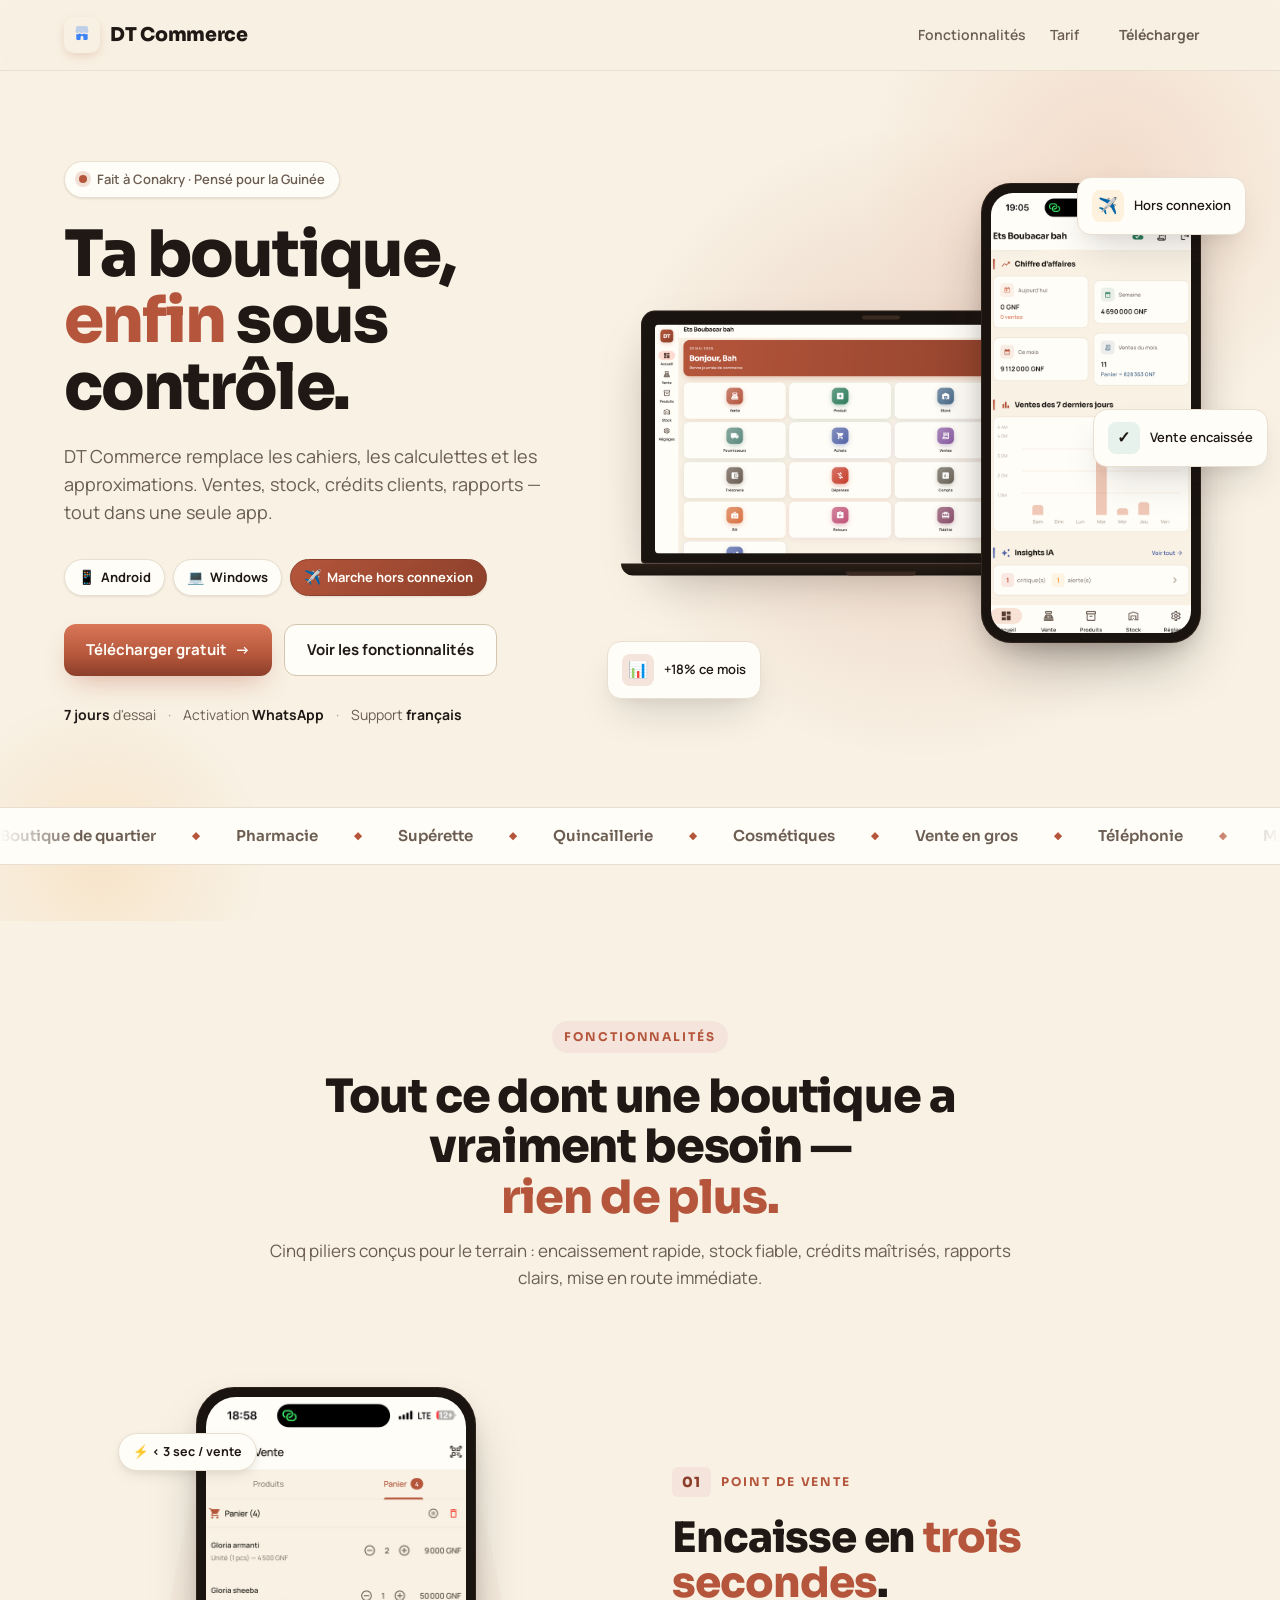
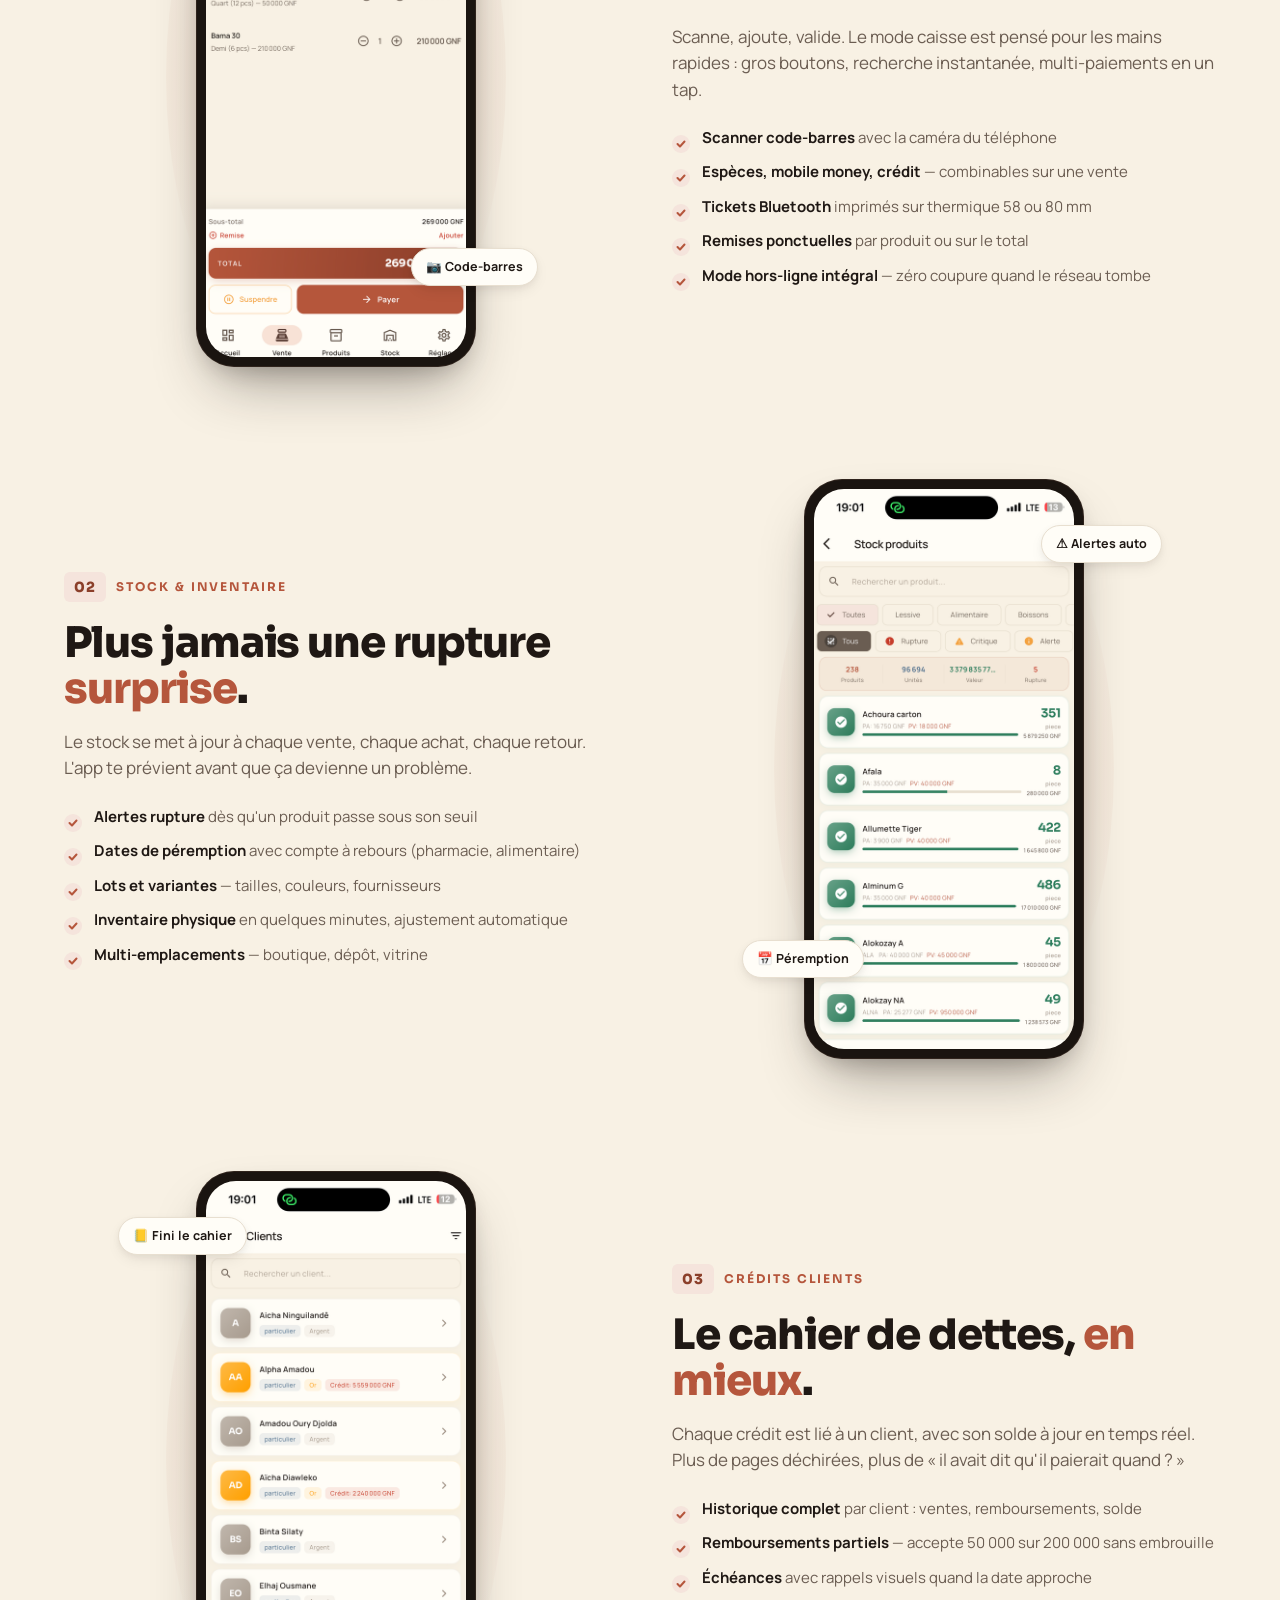
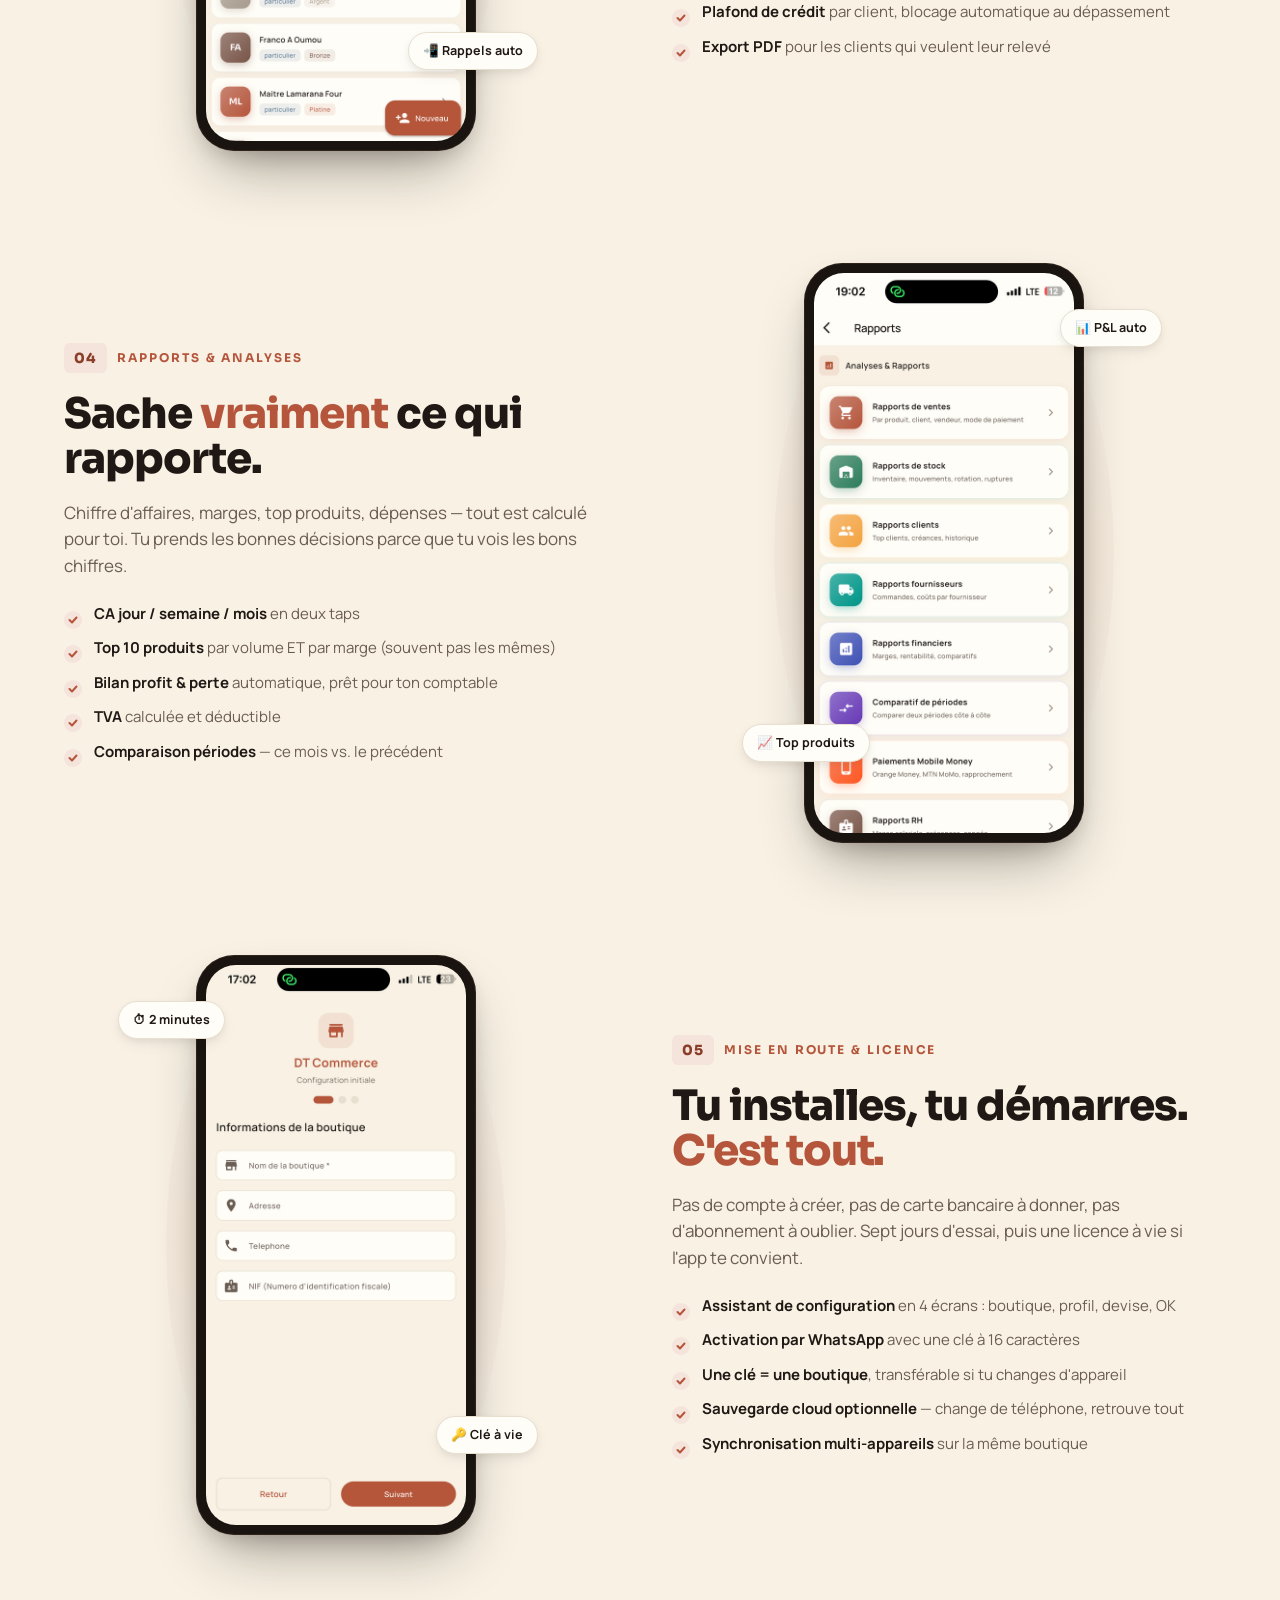
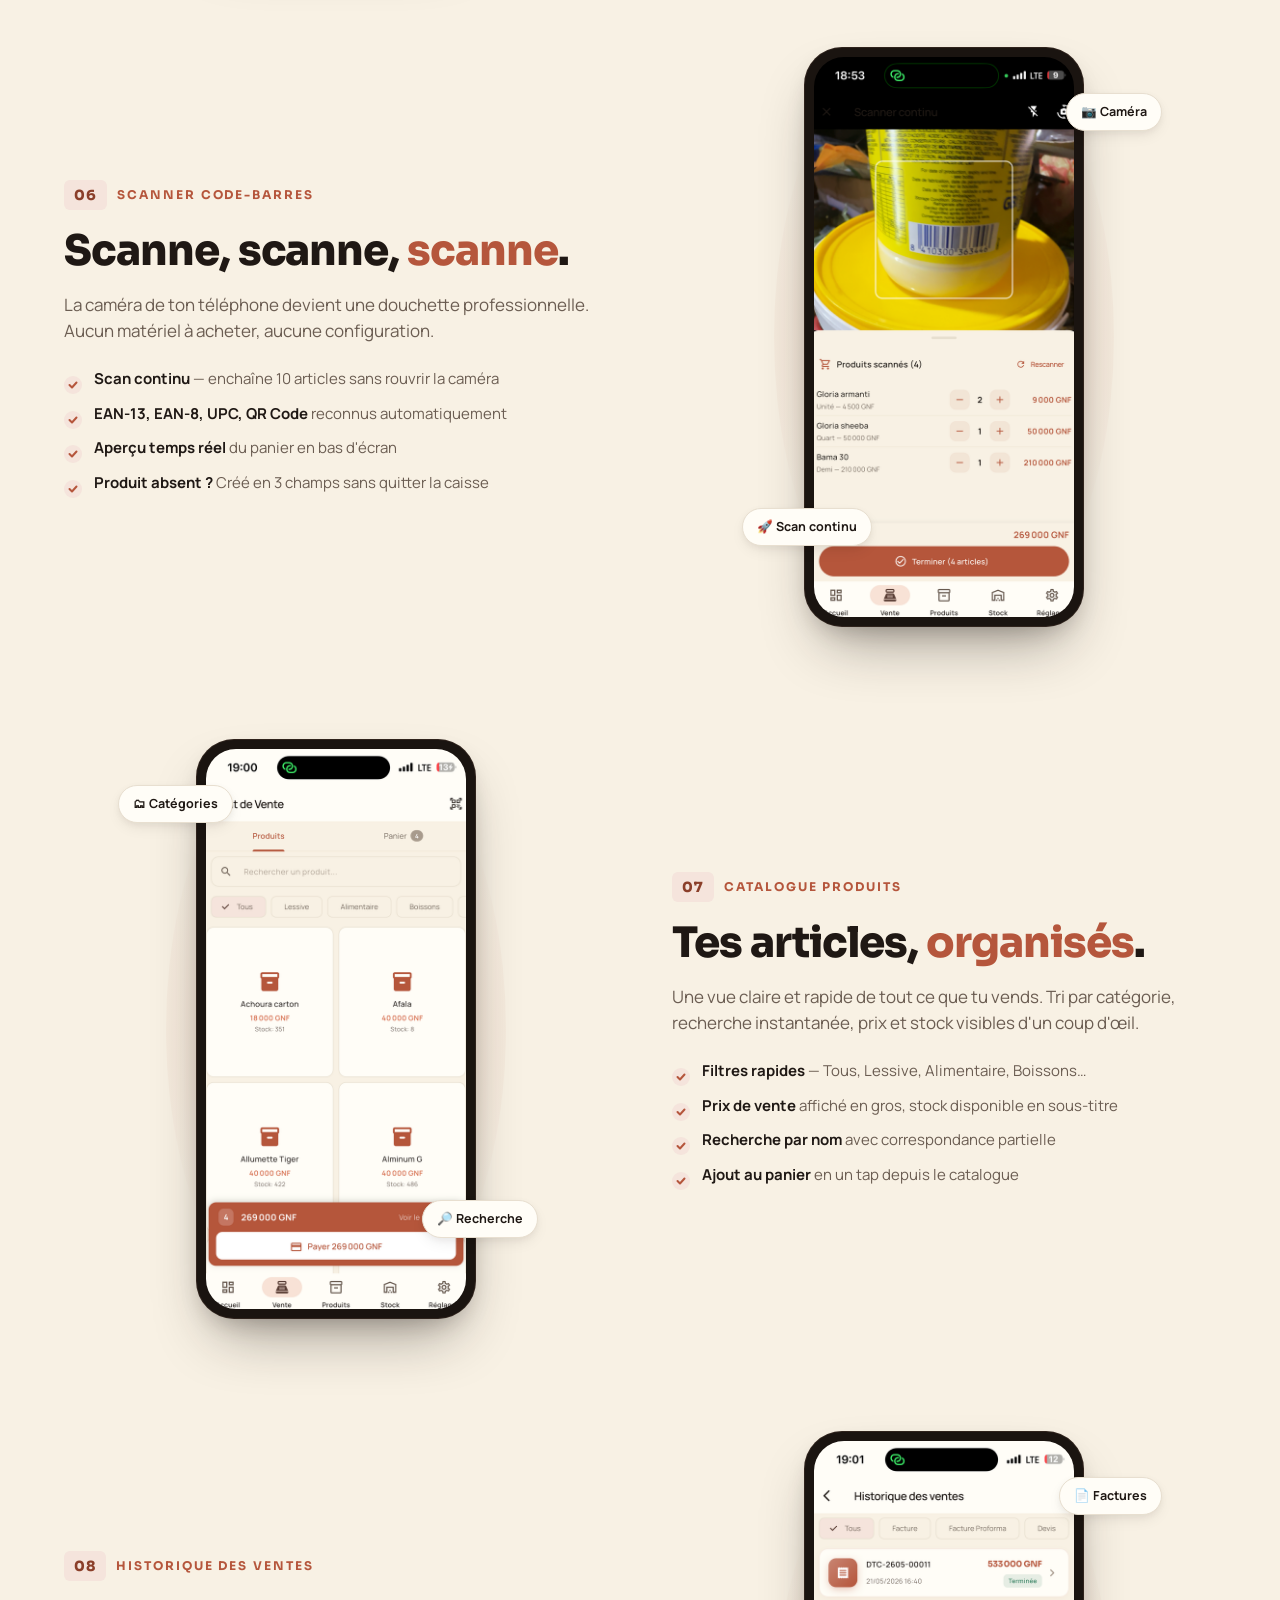
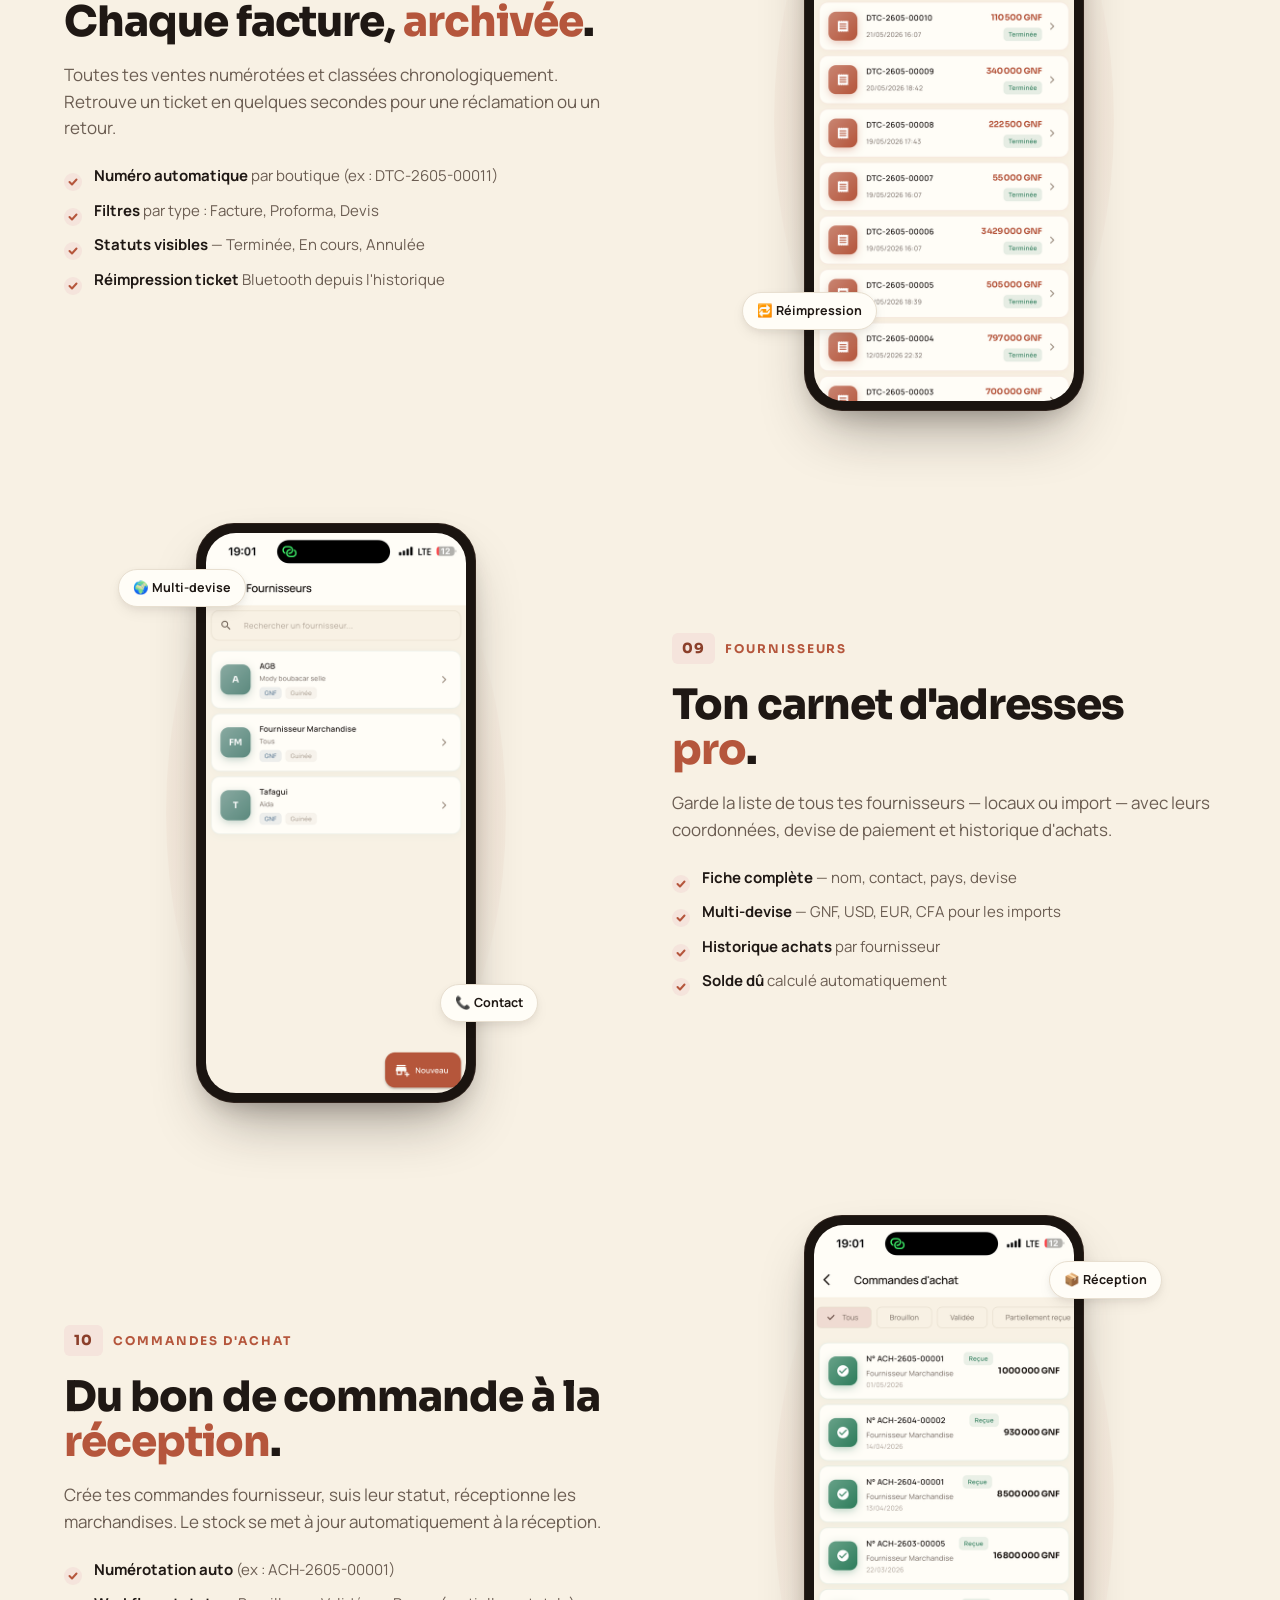
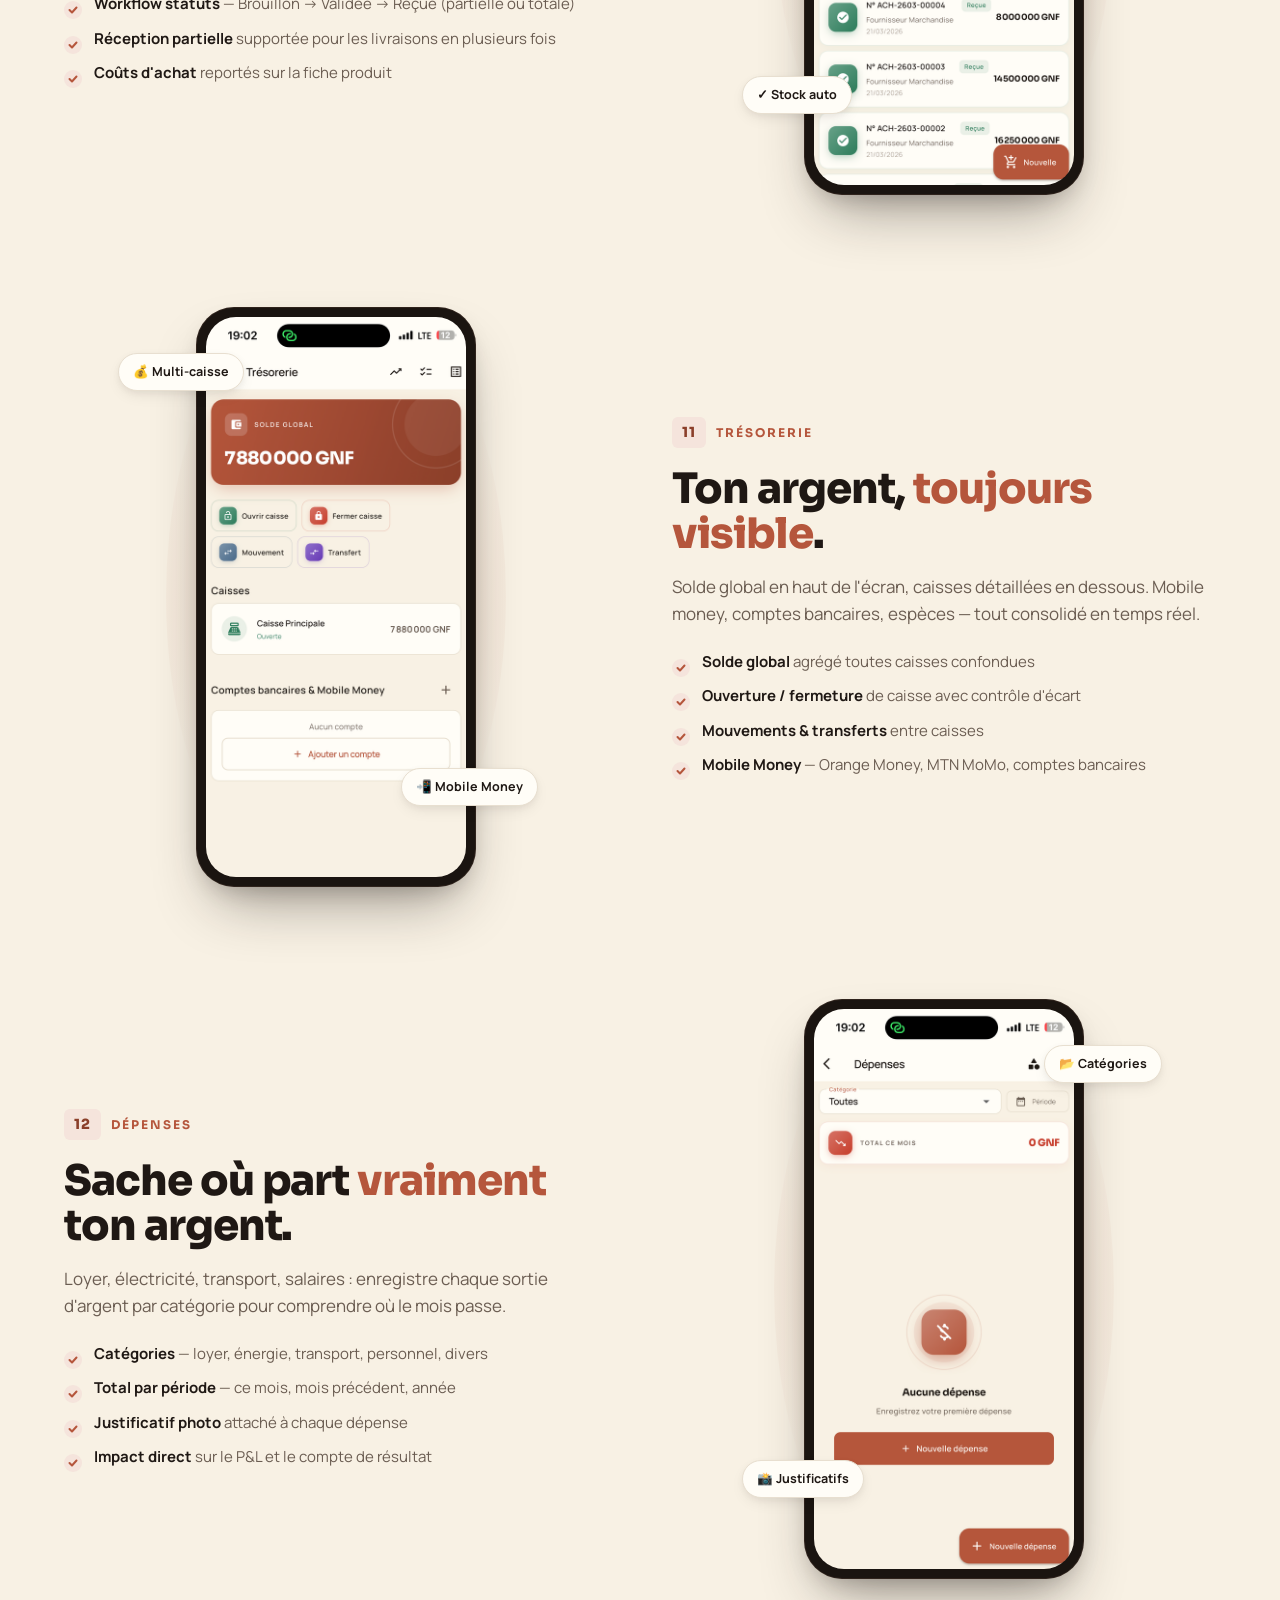
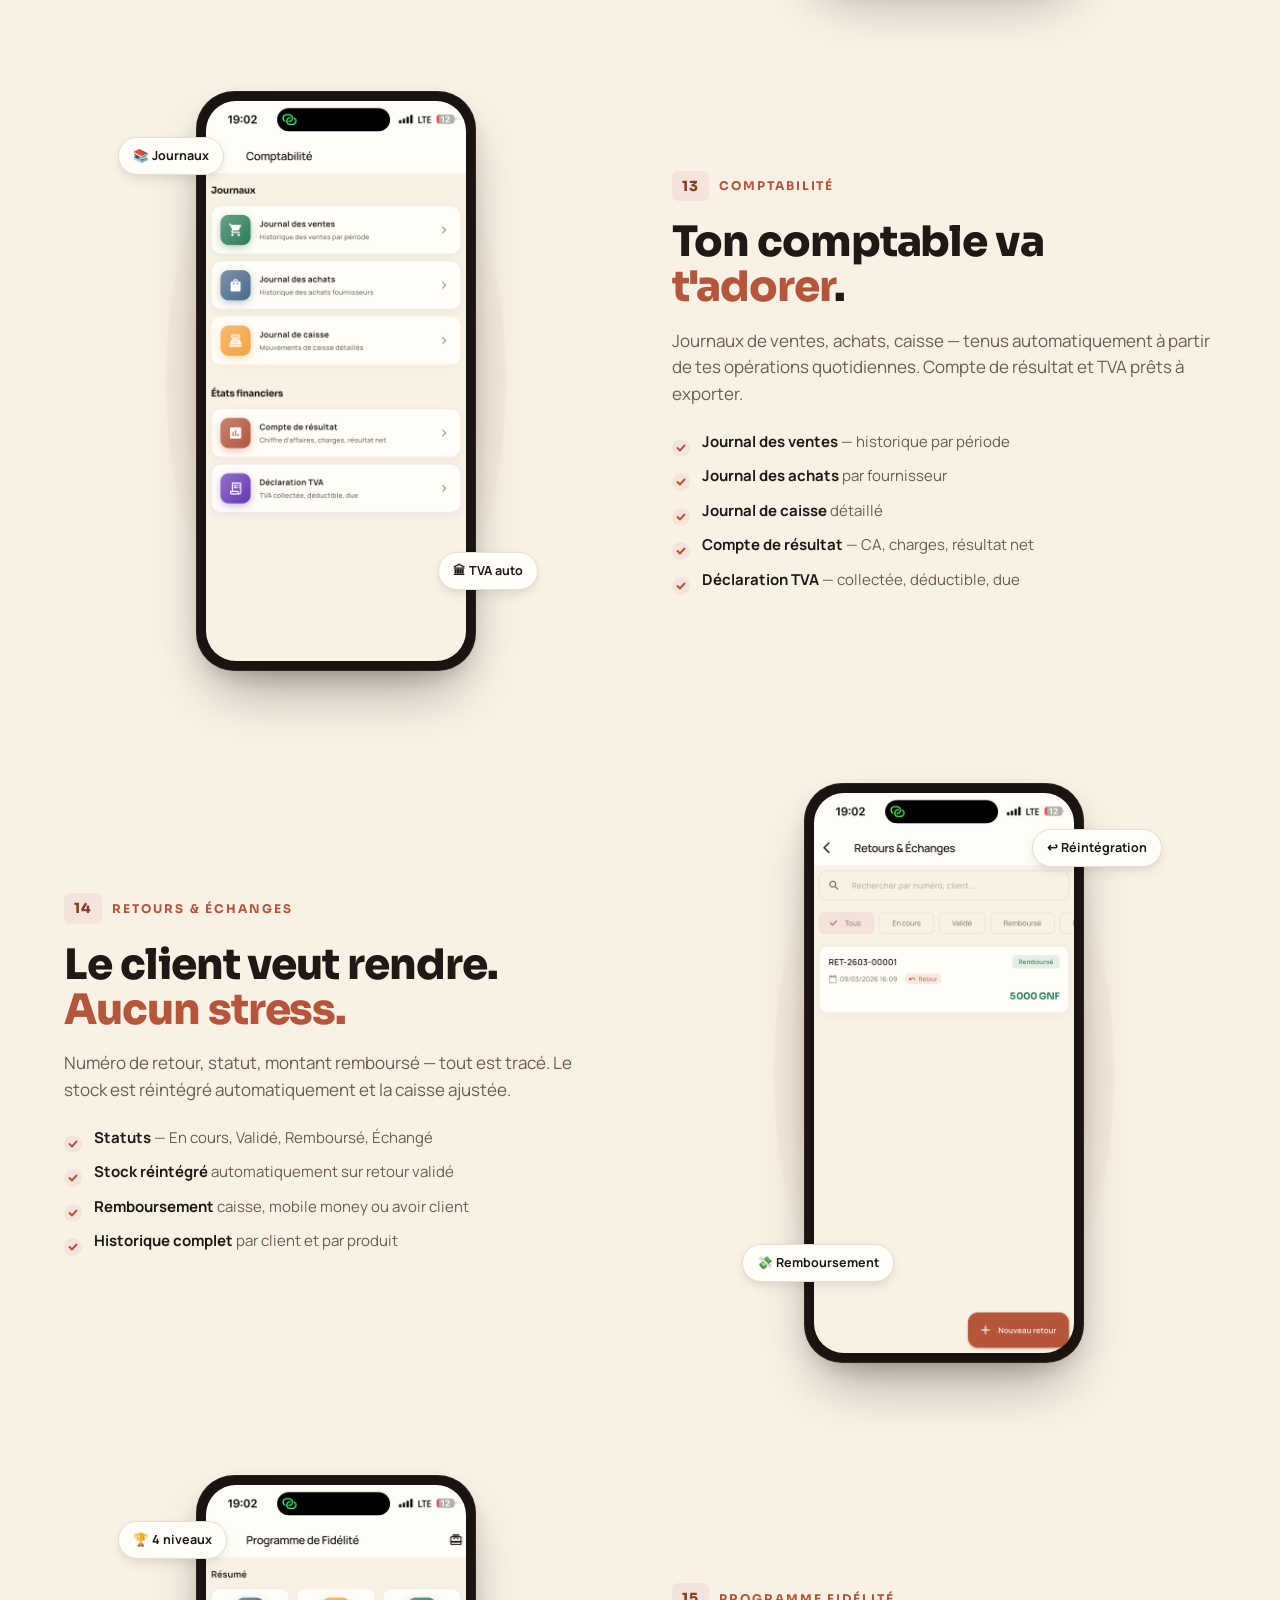
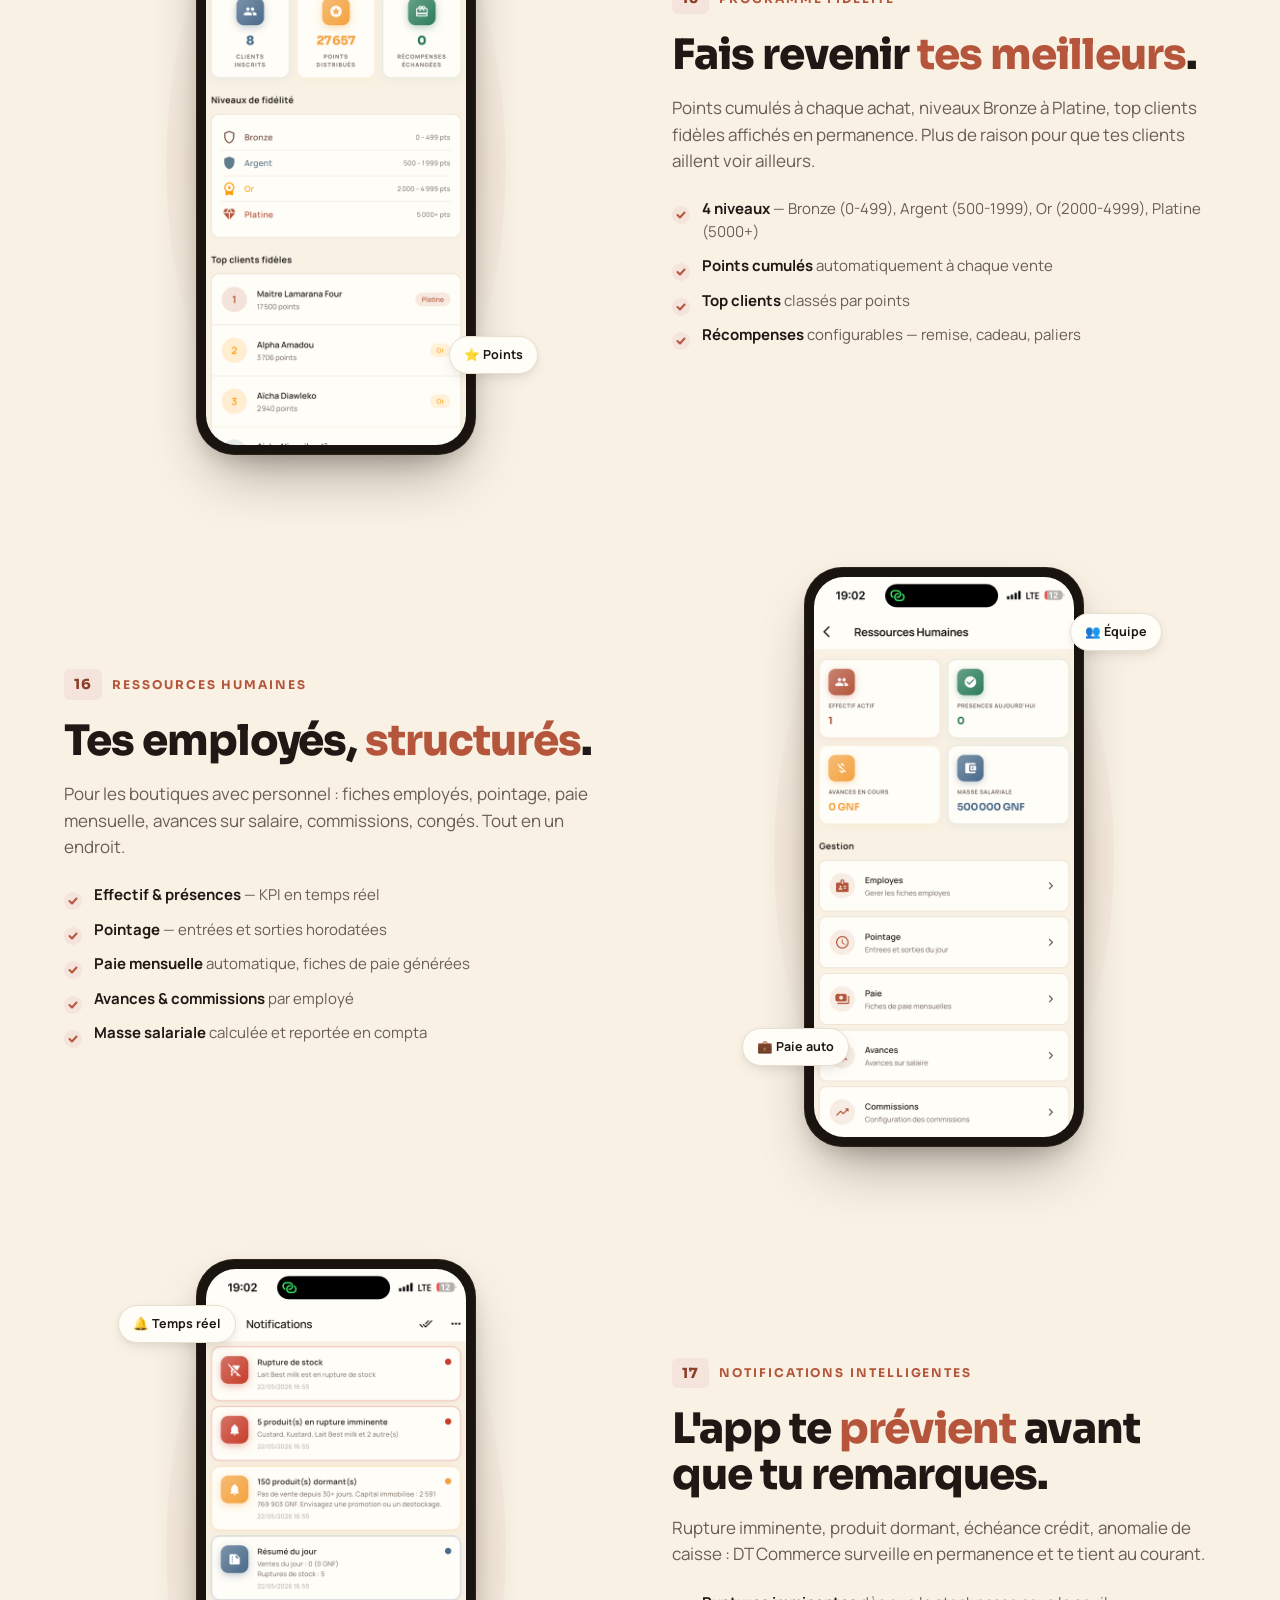
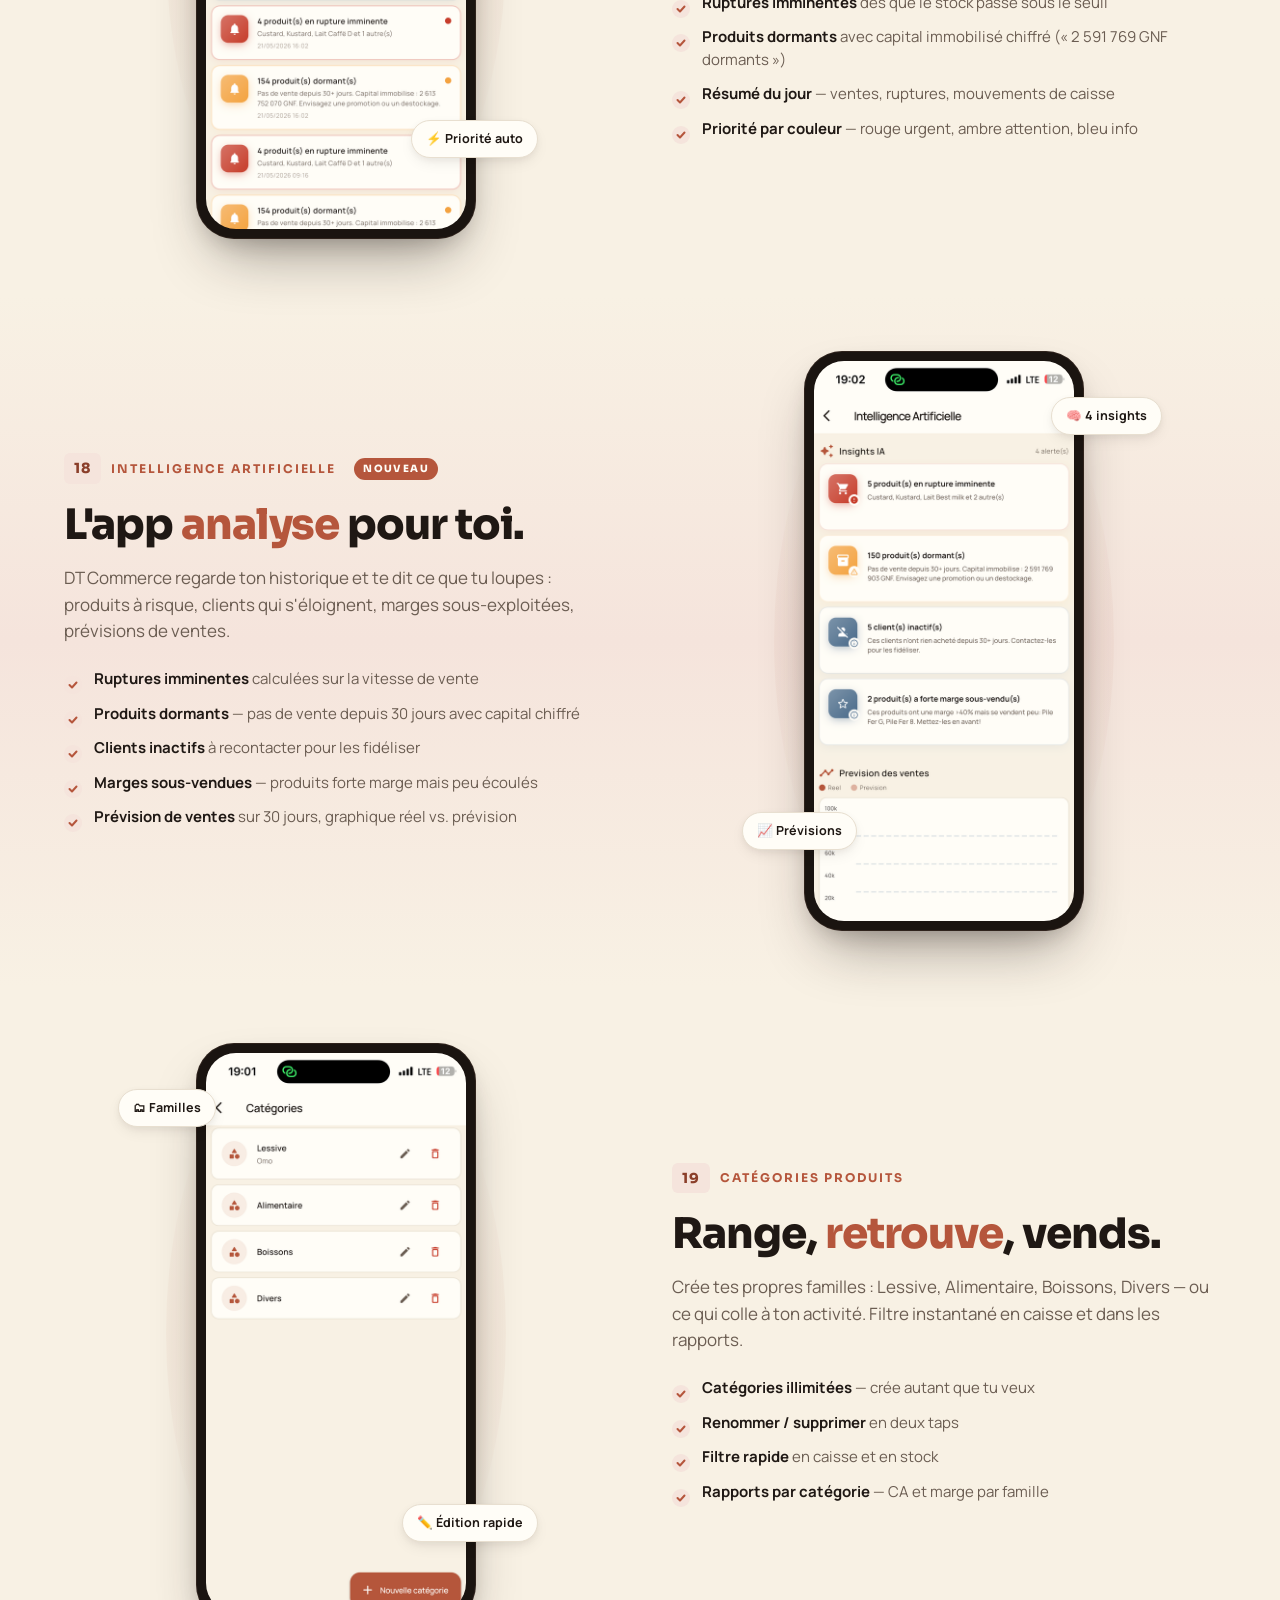
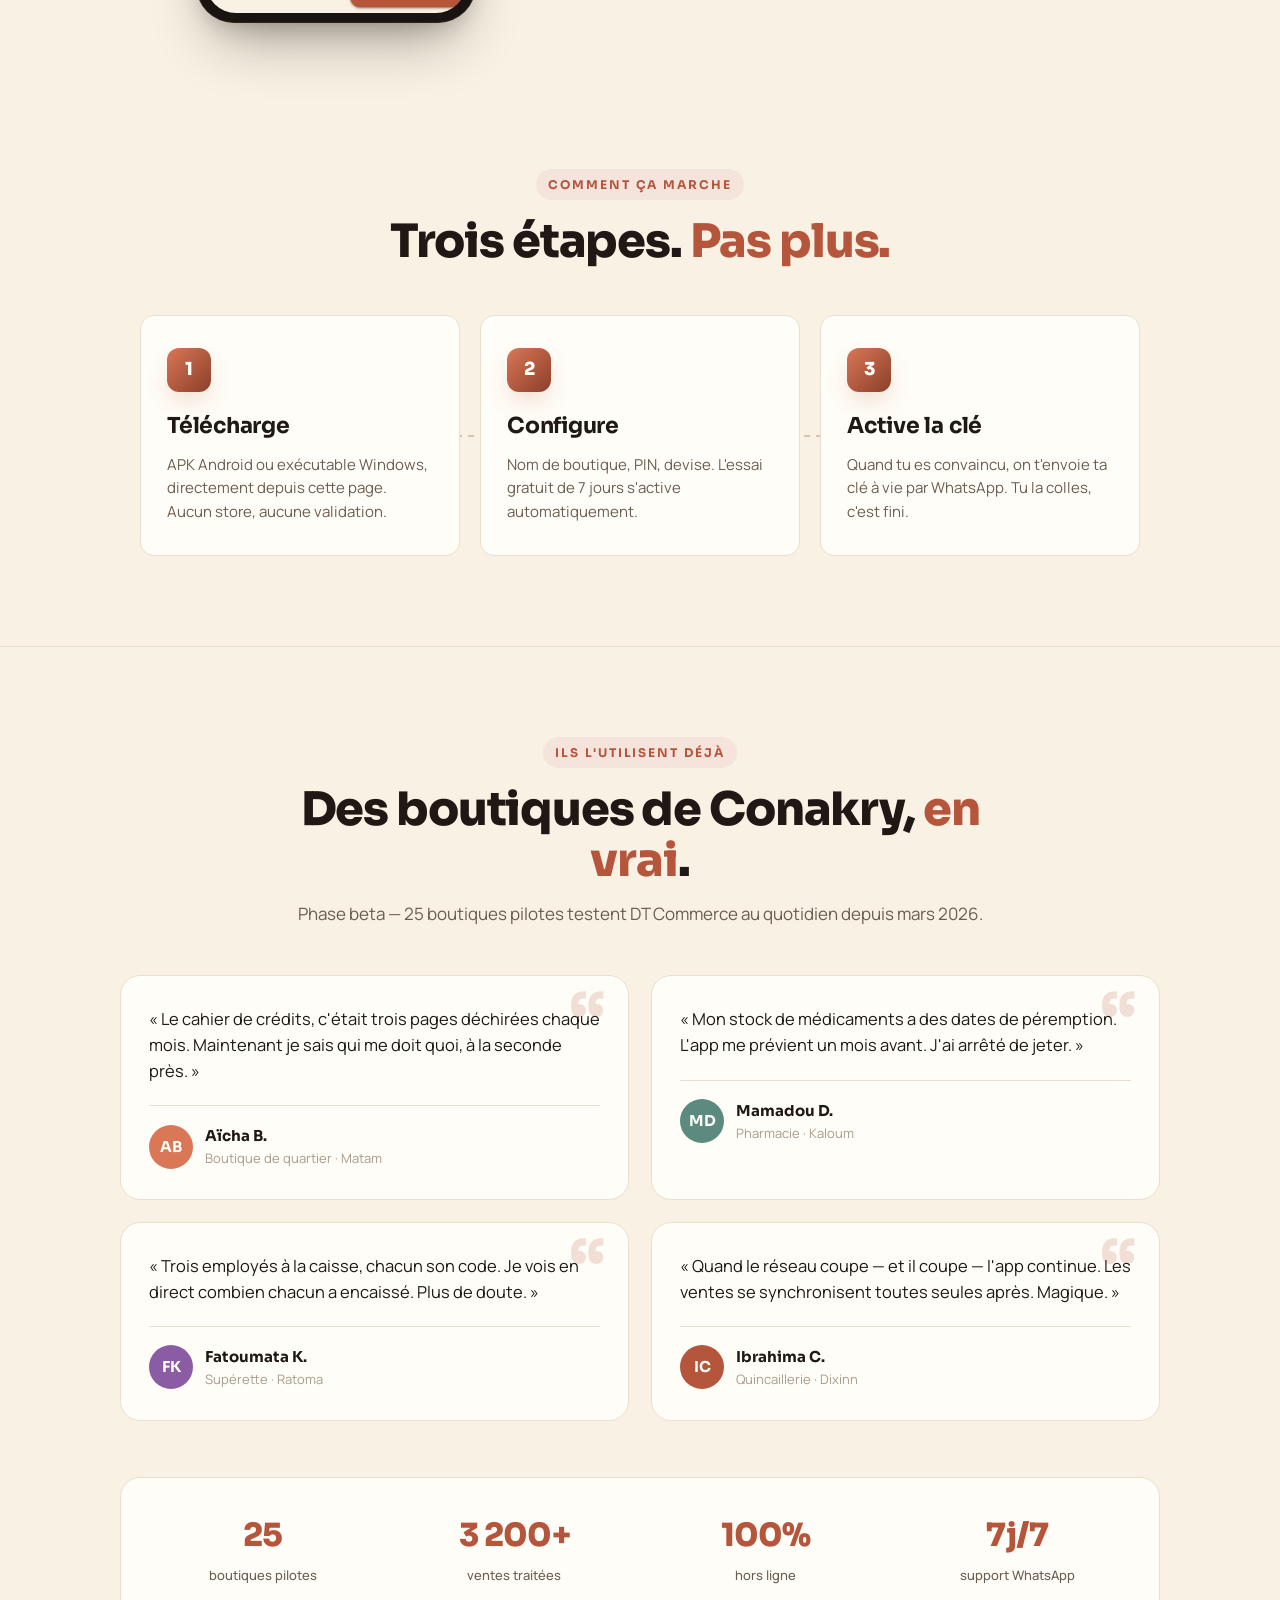
<file: index.html>
<!DOCTYPE html>
<html lang="fr">
<head>
  <meta charset="UTF-8">
  <meta name="viewport" content="width=device-width, initial-scale=1.0">
  <title>DT Commerce — La caisse pensée pour les boutiques de Conakry</title>
  <meta name="description" content="Caisse, stock, crédits, rapports. Marche sans internet. Pour boutiquiers, pharmacies et supérettes en Guinée. Essai 7 jours gratuit, licence 300 000 GNF à vie.">

  <meta property="og:title" content="DT Commerce — Caisse complète pour ta boutique">
  <meta property="og:description" content="Stock, crédits, ventes, rapports. Marche sans internet. Pour Android + Windows.">
  <meta property="og:image" content="https://bah-dt.github.io/dtcommerce-landing/screenshots/og.png">
  <meta property="og:url" content="https://bah-dt.github.io/dtcommerce-landing/">
  <meta property="og:type" content="website">

  <script>
    !function(f,b,e,v,n,t,s){if(f.fbq)return;n=f.fbq=function(){n.callMethod?
    n.callMethod.apply(n,arguments):n.queue.push(arguments)};if(!f._fbq)f._fbq=n;
    n.push=n;n.loaded=!0;n.version='2.0';n.queue=[];t=b.createElement(e);t.async=!0;
    t.src=v;s=b.getElementsByTagName(e)[0];s.parentNode.insertBefore(t,s)}(window,
    document,'script','https://connect.facebook.net/en_US/fbevents.js');
    fbq('init', '968218222582914');
    fbq('track', 'PageView');
  </script>
  <noscript><img height="1" width="1" style="display:none"
    src="https://www.facebook.com/tr?id=968218222582914&ev=PageView&noscript=1"/></noscript>

  <link rel="preconnect" href="https://fonts.googleapis.com">
  <link rel="preconnect" href="https://fonts.gstatic.com" crossorigin>
  <link href="https://fonts.googleapis.com/css2?family=Sora:wght@500;600;700;800&family=Manrope:wght@400;500;600;700;800&family=JetBrains+Mono:wght@500;700&display=swap" rel="stylesheet">

  <link rel="stylesheet" href="styles.css">
</head>
<body>

<header class="nav">
  <div class="nav-inner">
    <a href="#" class="brand">
      <img src="app-icon.png" alt="DT Commerce" class="brand-icon" width="36" height="36">
      <span>DT Commerce</span>
    </a>
    <nav class="nav-links">
      <a href="#fonctionnalites">Fonctionnalités</a>
      <a href="#tarif">Tarif</a>
      <a href="#download" class="btn btn-ghost">Télécharger</a>
    </nav>
  </div>
</header>

<!-- ============ HERO ============ -->
<section class="hero">
  <div class="container">
    <div class="hero-inner">
      <div class="hero-copy">
        <span class="eyebrow">
          <span class="eyebrow-dot"></span>
          Fait à Conakry · Pensé pour la Guinée
        </span>
        <h1>Ta boutique, <span class="accent">enfin</span> sous contrôle.</h1>
        <p class="lead">
          DT Commerce remplace les cahiers, les calculettes et les approximations.
          Ventes, stock, crédits clients, rapports — tout dans une seule app.
        </p>
        <div class="hero-badges">
          <span class="hero-badge"><span class="hb-ico">📱</span>Android</span>
          <span class="hero-badge"><span class="hb-ico">💻</span>Windows</span>
          <span class="hero-badge offline"><span class="hb-ico">✈️</span>Marche hors connexion</span>
        </div>
        <div class="cta-row">
          <a href="#download" class="btn btn-primary">
            Télécharger gratuit
            <span class="btn-arrow">→</span>
          </a>
          <a href="#fonctionnalites" class="btn btn-secondary">Voir les fonctionnalités</a>
        </div>
        <div class="trust">
          <span><b>7 jours</b> d'essai</span>
          <span class="trust-sep">·</span>
          <span>Activation <b>WhatsApp</b></span>
          <span class="trust-sep">·</span>
          <span>Support <b>français</b></span>
        </div>
      </div>
      <div class="hero-mock">
        <div class="hero-mock-inner">
          <div class="hero-glow"></div>
          <div class="laptop-frame">
            <div class="laptop-screen">
              <img src="screenshots/dashboard-pc.png" alt="DT Commerce sur Windows">
            </div>
            <div class="laptop-base"></div>
          </div>
          <div class="phone-frame phone-overlap">
            <img src="screenshots/dashboard.png" alt="Dashboard DT Commerce mobile">
          </div>
          <div class="float-card fc-1">
            <span class="fc-ico orange">✈️</span>
            <span>Hors connexion</span>
          </div>
          <div class="float-card fc-2">
            <span class="fc-ico green">✓</span>
            <span>Vente encaissée</span>
          </div>
          <div class="float-card fc-3">
            <span class="fc-ico terracotta">📊</span>
            <span>+18% ce mois</span>
          </div>
        </div>
      </div>
    </div>
  </div>
  <div class="marquee-wrap">
    <div class="marquee">
      <span>Boutique de quartier</span><span class="dot">◆</span>
      <span>Pharmacie</span><span class="dot">◆</span>
      <span>Supérette</span><span class="dot">◆</span>
      <span>Quincaillerie</span><span class="dot">◆</span>
      <span>Cosmétiques</span><span class="dot">◆</span>
      <span>Vente en gros</span><span class="dot">◆</span>
      <span>Téléphonie</span><span class="dot">◆</span>
      <span>Mode &amp; textiles</span><span class="dot">◆</span>
      <span>Boutique de quartier</span><span class="dot">◆</span>
      <span>Pharmacie</span><span class="dot">◆</span>
      <span>Supérette</span><span class="dot">◆</span>
      <span>Quincaillerie</span><span class="dot">◆</span>
    </div>
  </div>
</section>

<!-- ============ INTRO ============ -->
<section class="intro" id="fonctionnalites">
  <div class="container">
    <div class="intro-inner">
      <span class="kicker">Fonctionnalités</span>
      <h2 class="section-title">Tout ce dont une boutique a vraiment besoin —<br><span class="accent">rien de plus.</span></h2>
      <p class="section-sub">Cinq piliers conçus pour le terrain : encaissement rapide, stock fiable, crédits maîtrisés, rapports clairs, mise en route immédiate.</p>
    </div>
  </div>
</section>

<!-- ============ FEATURE 01 — POS ============ -->
<section class="feature">
  <div class="container">
    <div class="feature-inner">
      <div class="feature-media">
        <div class="feature-media-inner">
          <div class="feature-blob"></div>
          <div class="phone-frame">
            <img src="screenshots/pos.png" alt="Écran point de vente DT Commerce">
          </div>
          <div class="feature-tag tag-a">⚡ &lt; 3 sec / vente</div>
          <div class="feature-tag tag-b">📷 Code-barres</div>
        </div>
      </div>
      <div class="feature-text">
        <span class="chapter"><span class="chapter-num">01</span> Point de vente</span>
        <h3 class="feature-title">Encaisse en <span class="accent">trois secondes</span>.</h3>
        <p class="feature-lead">
          Scanne, ajoute, valide. Le mode caisse est pensé pour les mains rapides :
          gros boutons, recherche instantanée, multi-paiements en un tap.
        </p>
        <ul class="bullets">
          <li><b>Scanner code-barres</b> avec la caméra du téléphone</li>
          <li><b>Espèces, mobile money, crédit</b> — combinables sur une vente</li>
          <li><b>Tickets Bluetooth</b> imprimés sur thermique 58 ou 80 mm</li>
          <li><b>Remises ponctuelles</b> par produit ou sur le total</li>
          <li><b>Mode hors-ligne intégral</b> — zéro coupure quand le réseau tombe</li>
        </ul>
      </div>
    </div>
  </div>
</section>

<!-- ============ FEATURE 02 — STOCK ============ -->
<section class="feature feature-right">
  <div class="container">
    <div class="feature-inner">
      <div class="feature-text">
        <span class="chapter"><span class="chapter-num">02</span> Stock &amp; inventaire</span>
        <h3 class="feature-title">Plus jamais une rupture <span class="accent">surprise</span>.</h3>
        <p class="feature-lead">
          Le stock se met à jour à chaque vente, chaque achat, chaque retour.
          L'app te prévient avant que ça devienne un problème.
        </p>
        <ul class="bullets">
          <li><b>Alertes rupture</b> dès qu'un produit passe sous son seuil</li>
          <li><b>Dates de péremption</b> avec compte à rebours (pharmacie, alimentaire)</li>
          <li><b>Lots et variantes</b> — tailles, couleurs, fournisseurs</li>
          <li><b>Inventaire physique</b> en quelques minutes, ajustement automatique</li>
          <li><b>Multi-emplacements</b> — boutique, dépôt, vitrine</li>
        </ul>
      </div>
      <div class="feature-media">
        <div class="feature-media-inner">
          <div class="feature-blob"></div>
          <div class="phone-frame">
            <img src="screenshots/stock.png" alt="Écran stock DT Commerce">
          </div>
          <div class="feature-tag tag-a">⚠ Alertes auto</div>
          <div class="feature-tag tag-b">📅 Péremption</div>
        </div>
      </div>
    </div>
  </div>
</section>

<!-- ============ FEATURE 03 — CRÉDITS ============ -->
<section class="feature">
  <div class="container">
    <div class="feature-inner">
      <div class="feature-media">
        <div class="feature-media-inner">
          <div class="feature-blob"></div>
          <div class="phone-frame">
            <img src="screenshots/credits.png" alt="Écran crédits clients DT Commerce">
          </div>
          <div class="feature-tag tag-a">📒 Fini le cahier</div>
          <div class="feature-tag tag-b">📲 Rappels auto</div>
        </div>
      </div>
      <div class="feature-text">
        <span class="chapter"><span class="chapter-num">03</span> Crédits clients</span>
        <h3 class="feature-title">Le cahier de dettes, <span class="accent">en mieux</span>.</h3>
        <p class="feature-lead">
          Chaque crédit est lié à un client, avec son solde à jour en temps réel.
          Plus de pages déchirées, plus de « il avait dit qu'il paierait quand ? »
        </p>
        <ul class="bullets">
          <li><b>Historique complet</b> par client : ventes, remboursements, solde</li>
          <li><b>Remboursements partiels</b> — accepte 50 000 sur 200 000 sans embrouille</li>
          <li><b>Échéances</b> avec rappels visuels quand la date approche</li>
          <li><b>Plafond de crédit</b> par client, blocage automatique au dépassement</li>
          <li><b>Export PDF</b> pour les clients qui veulent leur relevé</li>
        </ul>
      </div>
    </div>
  </div>
</section>

<!-- ============ FEATURE 04 — RAPPORTS ============ -->
<section class="feature feature-right">
  <div class="container">
    <div class="feature-inner">
      <div class="feature-text">
        <span class="chapter"><span class="chapter-num">04</span> Rapports &amp; analyses</span>
        <h3 class="feature-title">Sache <span class="accent">vraiment</span> ce qui rapporte.</h3>
        <p class="feature-lead">
          Chiffre d'affaires, marges, top produits, dépenses — tout est calculé pour toi.
          Tu prends les bonnes décisions parce que tu vois les bons chiffres.
        </p>
        <ul class="bullets">
          <li><b>CA jour / semaine / mois</b> en deux taps</li>
          <li><b>Top 10 produits</b> par volume ET par marge (souvent pas les mêmes)</li>
          <li><b>Bilan profit &amp; perte</b> automatique, prêt pour ton comptable</li>
          <li><b>TVA</b> calculée et déductible</li>
          <li><b>Comparaison périodes</b> — ce mois vs. le précédent</li>
        </ul>
      </div>
      <div class="feature-media">
        <div class="feature-media-inner">
          <div class="feature-blob"></div>
          <div class="phone-frame">
            <img src="screenshots/rapports.png" alt="Écran rapports DT Commerce">
          </div>
          <div class="feature-tag tag-a">📊 P&amp;L auto</div>
          <div class="feature-tag tag-b">📈 Top produits</div>
        </div>
      </div>
    </div>
  </div>
</section>

<!-- ============ FEATURE 05 — SETUP ============ -->
<section class="feature">
  <div class="container">
    <div class="feature-inner">
      <div class="feature-media">
        <div class="feature-media-inner">
          <div class="feature-blob"></div>
          <div class="phone-frame">
            <img src="screenshots/setup.png" alt="Setup wizard DT Commerce">
          </div>
          <div class="feature-tag tag-a">⏱ 2 minutes</div>
          <div class="feature-tag tag-b">🔑 Clé à vie</div>
        </div>
      </div>
      <div class="feature-text">
        <span class="chapter"><span class="chapter-num">05</span> Mise en route &amp; licence</span>
        <h3 class="feature-title">Tu installes, tu démarres. <span class="accent">C'est tout.</span></h3>
        <p class="feature-lead">
          Pas de compte à créer, pas de carte bancaire à donner, pas d'abonnement à oublier.
          Sept jours d'essai, puis une licence à vie si l'app te convient.
        </p>
        <ul class="bullets">
          <li><b>Assistant de configuration</b> en 4 écrans : boutique, profil, devise, OK</li>
          <li><b>Activation par WhatsApp</b> avec une clé à 16 caractères</li>
          <li><b>Une clé = une boutique</b>, transférable si tu changes d'appareil</li>
          <li><b>Sauvegarde cloud optionnelle</b> — change de téléphone, retrouve tout</li>
          <li><b>Synchronisation multi-appareils</b> sur la même boutique</li>
        </ul>
      </div>
    </div>
  </div>
</section>

<!-- ============ FEATURE 06 — SCANNER ============ -->
<section class="feature feature-right">
  <div class="container">
    <div class="feature-inner">
      <div class="feature-text">
        <span class="chapter"><span class="chapter-num">06</span> Scanner code-barres</span>
        <h3 class="feature-title">Scanne, scanne, <span class="accent">scanne</span>.</h3>
        <p class="feature-lead">
          La caméra de ton téléphone devient une douchette professionnelle.
          Aucun matériel à acheter, aucune configuration.
        </p>
        <ul class="bullets">
          <li><b>Scan continu</b> — enchaîne 10 articles sans rouvrir la caméra</li>
          <li><b>EAN-13, EAN-8, UPC, QR Code</b> reconnus automatiquement</li>
          <li><b>Aperçu temps réel</b> du panier en bas d'écran</li>
          <li><b>Produit absent ?</b> Créé en 3 champs sans quitter la caisse</li>
        </ul>
      </div>
      <div class="feature-media">
        <div class="feature-media-inner">
          <div class="feature-blob"></div>
          <div class="phone-frame"><img src="screenshots/pos-scan.png" alt="Scanner code-barres"></div>
          <div class="feature-tag tag-a">📷 Caméra</div>
          <div class="feature-tag tag-b">🚀 Scan continu</div>
        </div>
      </div>
    </div>
  </div>
</section>

<!-- ============ FEATURE 07 — CATALOGUE ============ -->
<section class="feature">
  <div class="container">
    <div class="feature-inner">
      <div class="feature-media">
        <div class="feature-media-inner">
          <div class="feature-blob"></div>
          <div class="phone-frame"><img src="screenshots/pos-catalogue.png" alt="Catalogue produits"></div>
          <div class="feature-tag tag-a">🗂 Catégories</div>
          <div class="feature-tag tag-b">🔎 Recherche</div>
        </div>
      </div>
      <div class="feature-text">
        <span class="chapter"><span class="chapter-num">07</span> Catalogue produits</span>
        <h3 class="feature-title">Tes articles, <span class="accent">organisés</span>.</h3>
        <p class="feature-lead">
          Une vue claire et rapide de tout ce que tu vends. Tri par catégorie,
          recherche instantanée, prix et stock visibles d'un coup d'œil.
        </p>
        <ul class="bullets">
          <li><b>Filtres rapides</b> — Tous, Lessive, Alimentaire, Boissons…</li>
          <li><b>Prix de vente</b> affiché en gros, stock disponible en sous-titre</li>
          <li><b>Recherche par nom</b> avec correspondance partielle</li>
          <li><b>Ajout au panier</b> en un tap depuis le catalogue</li>
        </ul>
      </div>
    </div>
  </div>
</section>

<!-- ============ FEATURE 08 — HISTORIQUE VENTES ============ -->
<section class="feature feature-right">
  <div class="container">
    <div class="feature-inner">
      <div class="feature-text">
        <span class="chapter"><span class="chapter-num">08</span> Historique des ventes</span>
        <h3 class="feature-title">Chaque facture, <span class="accent">archivée</span>.</h3>
        <p class="feature-lead">
          Toutes tes ventes numérotées et classées chronologiquement.
          Retrouve un ticket en quelques secondes pour une réclamation ou un retour.
        </p>
        <ul class="bullets">
          <li><b>Numéro automatique</b> par boutique (ex : DTC-2605-00011)</li>
          <li><b>Filtres</b> par type : Facture, Proforma, Devis</li>
          <li><b>Statuts visibles</b> — Terminée, En cours, Annulée</li>
          <li><b>Réimpression ticket</b> Bluetooth depuis l'historique</li>
        </ul>
      </div>
      <div class="feature-media">
        <div class="feature-media-inner">
          <div class="feature-blob"></div>
          <div class="phone-frame"><img src="screenshots/ventes.png" alt="Historique des ventes"></div>
          <div class="feature-tag tag-a">📄 Factures</div>
          <div class="feature-tag tag-b">🔁 Réimpression</div>
        </div>
      </div>
    </div>
  </div>
</section>

<!-- ============ FEATURE 09 — FOURNISSEURS ============ -->
<section class="feature">
  <div class="container">
    <div class="feature-inner">
      <div class="feature-media">
        <div class="feature-media-inner">
          <div class="feature-blob"></div>
          <div class="phone-frame"><img src="screenshots/fournisseurs.png" alt="Fournisseurs"></div>
          <div class="feature-tag tag-a">🌍 Multi-devise</div>
          <div class="feature-tag tag-b">📞 Contact</div>
        </div>
      </div>
      <div class="feature-text">
        <span class="chapter"><span class="chapter-num">09</span> Fournisseurs</span>
        <h3 class="feature-title">Ton carnet d'adresses <span class="accent">pro</span>.</h3>
        <p class="feature-lead">
          Garde la liste de tous tes fournisseurs — locaux ou import — avec leurs coordonnées,
          devise de paiement et historique d'achats.
        </p>
        <ul class="bullets">
          <li><b>Fiche complète</b> — nom, contact, pays, devise</li>
          <li><b>Multi-devise</b> — GNF, USD, EUR, CFA pour les imports</li>
          <li><b>Historique achats</b> par fournisseur</li>
          <li><b>Solde dû</b> calculé automatiquement</li>
        </ul>
      </div>
    </div>
  </div>
</section>

<!-- ============ FEATURE 10 — ACHATS ============ -->
<section class="feature feature-right">
  <div class="container">
    <div class="feature-inner">
      <div class="feature-text">
        <span class="chapter"><span class="chapter-num">10</span> Commandes d'achat</span>
        <h3 class="feature-title">Du bon de commande à la <span class="accent">réception</span>.</h3>
        <p class="feature-lead">
          Crée tes commandes fournisseur, suis leur statut, réceptionne les marchandises.
          Le stock se met à jour automatiquement à la réception.
        </p>
        <ul class="bullets">
          <li><b>Numérotation auto</b> (ex : ACH-2605-00001)</li>
          <li><b>Workflow statuts</b> — Brouillon → Validée → Reçue (partielle ou totale)</li>
          <li><b>Réception partielle</b> supportée pour les livraisons en plusieurs fois</li>
          <li><b>Coûts d'achat</b> reportés sur la fiche produit</li>
        </ul>
      </div>
      <div class="feature-media">
        <div class="feature-media-inner">
          <div class="feature-blob"></div>
          <div class="phone-frame"><img src="screenshots/achats.png" alt="Commandes d'achat"></div>
          <div class="feature-tag tag-a">📦 Réception</div>
          <div class="feature-tag tag-b">✓ Stock auto</div>
        </div>
      </div>
    </div>
  </div>
</section>

<!-- ============ FEATURE 11 — TRÉSORERIE ============ -->
<section class="feature">
  <div class="container">
    <div class="feature-inner">
      <div class="feature-media">
        <div class="feature-media-inner">
          <div class="feature-blob"></div>
          <div class="phone-frame"><img src="screenshots/tresorerie.png" alt="Trésorerie"></div>
          <div class="feature-tag tag-a">💰 Multi-caisse</div>
          <div class="feature-tag tag-b">📲 Mobile Money</div>
        </div>
      </div>
      <div class="feature-text">
        <span class="chapter"><span class="chapter-num">11</span> Trésorerie</span>
        <h3 class="feature-title">Ton argent, <span class="accent">toujours visible</span>.</h3>
        <p class="feature-lead">
          Solde global en haut de l'écran, caisses détaillées en dessous.
          Mobile money, comptes bancaires, espèces — tout consolidé en temps réel.
        </p>
        <ul class="bullets">
          <li><b>Solde global</b> agrégé toutes caisses confondues</li>
          <li><b>Ouverture / fermeture</b> de caisse avec contrôle d'écart</li>
          <li><b>Mouvements & transferts</b> entre caisses</li>
          <li><b>Mobile Money</b> — Orange Money, MTN MoMo, comptes bancaires</li>
        </ul>
      </div>
    </div>
  </div>
</section>

<!-- ============ FEATURE 12 — DÉPENSES ============ -->
<section class="feature feature-right">
  <div class="container">
    <div class="feature-inner">
      <div class="feature-text">
        <span class="chapter"><span class="chapter-num">12</span> Dépenses</span>
        <h3 class="feature-title">Sache où part <span class="accent">vraiment</span> ton argent.</h3>
        <p class="feature-lead">
          Loyer, électricité, transport, salaires : enregistre chaque sortie d'argent
          par catégorie pour comprendre où le mois passe.
        </p>
        <ul class="bullets">
          <li><b>Catégories</b> — loyer, énergie, transport, personnel, divers</li>
          <li><b>Total par période</b> — ce mois, mois précédent, année</li>
          <li><b>Justificatif photo</b> attaché à chaque dépense</li>
          <li><b>Impact direct</b> sur le P&amp;L et le compte de résultat</li>
        </ul>
      </div>
      <div class="feature-media">
        <div class="feature-media-inner">
          <div class="feature-blob"></div>
          <div class="phone-frame"><img src="screenshots/depenses.png" alt="Dépenses"></div>
          <div class="feature-tag tag-a">📂 Catégories</div>
          <div class="feature-tag tag-b">📸 Justificatifs</div>
        </div>
      </div>
    </div>
  </div>
</section>

<!-- ============ FEATURE 13 — COMPTABILITÉ ============ -->
<section class="feature">
  <div class="container">
    <div class="feature-inner">
      <div class="feature-media">
        <div class="feature-media-inner">
          <div class="feature-blob"></div>
          <div class="phone-frame"><img src="screenshots/comptabilite.png" alt="Comptabilité"></div>
          <div class="feature-tag tag-a">📚 Journaux</div>
          <div class="feature-tag tag-b">🏛 TVA auto</div>
        </div>
      </div>
      <div class="feature-text">
        <span class="chapter"><span class="chapter-num">13</span> Comptabilité</span>
        <h3 class="feature-title">Ton comptable va <span class="accent">t'adorer</span>.</h3>
        <p class="feature-lead">
          Journaux de ventes, achats, caisse — tenus automatiquement à partir
          de tes opérations quotidiennes. Compte de résultat et TVA prêts à exporter.
        </p>
        <ul class="bullets">
          <li><b>Journal des ventes</b> — historique par période</li>
          <li><b>Journal des achats</b> par fournisseur</li>
          <li><b>Journal de caisse</b> détaillé</li>
          <li><b>Compte de résultat</b> — CA, charges, résultat net</li>
          <li><b>Déclaration TVA</b> — collectée, déductible, due</li>
        </ul>
      </div>
    </div>
  </div>
</section>

<!-- ============ FEATURE 14 — RETOURS ============ -->
<section class="feature feature-right">
  <div class="container">
    <div class="feature-inner">
      <div class="feature-text">
        <span class="chapter"><span class="chapter-num">14</span> Retours &amp; échanges</span>
        <h3 class="feature-title">Le client veut rendre. <span class="accent">Aucun stress.</span></h3>
        <p class="feature-lead">
          Numéro de retour, statut, montant remboursé — tout est tracé.
          Le stock est réintégré automatiquement et la caisse ajustée.
        </p>
        <ul class="bullets">
          <li><b>Statuts</b> — En cours, Validé, Remboursé, Échangé</li>
          <li><b>Stock réintégré</b> automatiquement sur retour validé</li>
          <li><b>Remboursement</b> caisse, mobile money ou avoir client</li>
          <li><b>Historique complet</b> par client et par produit</li>
        </ul>
      </div>
      <div class="feature-media">
        <div class="feature-media-inner">
          <div class="feature-blob"></div>
          <div class="phone-frame"><img src="screenshots/retours.png" alt="Retours et échanges"></div>
          <div class="feature-tag tag-a">↩ Réintégration</div>
          <div class="feature-tag tag-b">💸 Remboursement</div>
        </div>
      </div>
    </div>
  </div>
</section>

<!-- ============ FEATURE 15 — FIDÉLITÉ ============ -->
<section class="feature">
  <div class="container">
    <div class="feature-inner">
      <div class="feature-media">
        <div class="feature-media-inner">
          <div class="feature-blob"></div>
          <div class="phone-frame"><img src="screenshots/fidelite.png" alt="Programme fidélité"></div>
          <div class="feature-tag tag-a">🏆 4 niveaux</div>
          <div class="feature-tag tag-b">⭐ Points</div>
        </div>
      </div>
      <div class="feature-text">
        <span class="chapter"><span class="chapter-num">15</span> Programme fidélité</span>
        <h3 class="feature-title">Fais revenir <span class="accent">tes meilleurs</span>.</h3>
        <p class="feature-lead">
          Points cumulés à chaque achat, niveaux Bronze à Platine, top clients fidèles
          affichés en permanence. Plus de raison pour que tes clients aillent voir ailleurs.
        </p>
        <ul class="bullets">
          <li><b>4 niveaux</b> — Bronze (0-499), Argent (500-1999), Or (2000-4999), Platine (5000+)</li>
          <li><b>Points cumulés</b> automatiquement à chaque vente</li>
          <li><b>Top clients</b> classés par points</li>
          <li><b>Récompenses</b> configurables — remise, cadeau, paliers</li>
        </ul>
      </div>
    </div>
  </div>
</section>

<!-- ============ FEATURE 16 — RH ============ -->
<section class="feature feature-right">
  <div class="container">
    <div class="feature-inner">
      <div class="feature-text">
        <span class="chapter"><span class="chapter-num">16</span> Ressources humaines</span>
        <h3 class="feature-title">Tes employés, <span class="accent">structurés</span>.</h3>
        <p class="feature-lead">
          Pour les boutiques avec personnel : fiches employés, pointage,
          paie mensuelle, avances sur salaire, commissions, congés.
          Tout en un endroit.
        </p>
        <ul class="bullets">
          <li><b>Effectif &amp; présences</b> — KPI en temps réel</li>
          <li><b>Pointage</b> — entrées et sorties horodatées</li>
          <li><b>Paie mensuelle</b> automatique, fiches de paie générées</li>
          <li><b>Avances &amp; commissions</b> par employé</li>
          <li><b>Masse salariale</b> calculée et reportée en compta</li>
        </ul>
      </div>
      <div class="feature-media">
        <div class="feature-media-inner">
          <div class="feature-blob"></div>
          <div class="phone-frame"><img src="screenshots/rh.png" alt="Ressources humaines"></div>
          <div class="feature-tag tag-a">👥 Équipe</div>
          <div class="feature-tag tag-b">💼 Paie auto</div>
        </div>
      </div>
    </div>
  </div>
</section>

<!-- ============ FEATURE 17 — NOTIFICATIONS ============ -->
<section class="feature">
  <div class="container">
    <div class="feature-inner">
      <div class="feature-media">
        <div class="feature-media-inner">
          <div class="feature-blob"></div>
          <div class="phone-frame"><img src="screenshots/notifications.png" alt="Notifications"></div>
          <div class="feature-tag tag-a">🔔 Temps réel</div>
          <div class="feature-tag tag-b">⚡ Priorité auto</div>
        </div>
      </div>
      <div class="feature-text">
        <span class="chapter"><span class="chapter-num">17</span> Notifications intelligentes</span>
        <h3 class="feature-title">L'app te <span class="accent">prévient</span> avant que tu remarques.</h3>
        <p class="feature-lead">
          Rupture imminente, produit dormant, échéance crédit, anomalie de caisse :
          DT Commerce surveille en permanence et te tient au courant.
        </p>
        <ul class="bullets">
          <li><b>Ruptures imminentes</b> dès que le stock passe sous le seuil</li>
          <li><b>Produits dormants</b> avec capital immobilisé chiffré (« 2 591 769 GNF dormants »)</li>
          <li><b>Résumé du jour</b> — ventes, ruptures, mouvements de caisse</li>
          <li><b>Priorité par couleur</b> — rouge urgent, ambre attention, bleu info</li>
        </ul>
      </div>
    </div>
  </div>
</section>

<!-- ============ FEATURE 18 — IA ============ -->
<section class="feature feature-right feature-highlight">
  <div class="container">
    <div class="feature-inner">
      <div class="feature-text">
        <span class="chapter"><span class="chapter-num">18</span> Intelligence artificielle <span class="new-pill">Nouveau</span></span>
        <h3 class="feature-title">L'app <span class="accent">analyse</span> pour toi.</h3>
        <p class="feature-lead">
          DT Commerce regarde ton historique et te dit ce que tu loupes :
          produits à risque, clients qui s'éloignent, marges sous-exploitées,
          prévisions de ventes.
        </p>
        <ul class="bullets">
          <li><b>Ruptures imminentes</b> calculées sur la vitesse de vente</li>
          <li><b>Produits dormants</b> — pas de vente depuis 30 jours avec capital chiffré</li>
          <li><b>Clients inactifs</b> à recontacter pour les fidéliser</li>
          <li><b>Marges sous-vendues</b> — produits forte marge mais peu écoulés</li>
          <li><b>Prévision de ventes</b> sur 30 jours, graphique réel vs. prévision</li>
        </ul>
      </div>
      <div class="feature-media">
        <div class="feature-media-inner">
          <div class="feature-blob"></div>
          <div class="phone-frame"><img src="screenshots/ia.png" alt="Intelligence artificielle"></div>
          <div class="feature-tag tag-a">🧠 4 insights</div>
          <div class="feature-tag tag-b">📈 Prévisions</div>
        </div>
      </div>
    </div>
  </div>
</section>

<!-- ============ FEATURE 19 — CATÉGORIES ============ -->
<section class="feature">
  <div class="container">
    <div class="feature-inner">
      <div class="feature-media">
        <div class="feature-media-inner">
          <div class="feature-blob"></div>
          <div class="phone-frame"><img src="screenshots/categories.png" alt="Catégories"></div>
          <div class="feature-tag tag-a">🗂 Familles</div>
          <div class="feature-tag tag-b">✏️ Édition rapide</div>
        </div>
      </div>
      <div class="feature-text">
        <span class="chapter"><span class="chapter-num">19</span> Catégories produits</span>
        <h3 class="feature-title">Range, <span class="accent">retrouve</span>, vends.</h3>
        <p class="feature-lead">
          Crée tes propres familles : Lessive, Alimentaire, Boissons, Divers — ou ce qui colle
          à ton activité. Filtre instantané en caisse et dans les rapports.
        </p>
        <ul class="bullets">
          <li><b>Catégories illimitées</b> — crée autant que tu veux</li>
          <li><b>Renommer / supprimer</b> en deux taps</li>
          <li><b>Filtre rapide</b> en caisse et en stock</li>
          <li><b>Rapports par catégorie</b> — CA et marge par famille</li>
        </ul>
      </div>
    </div>
  </div>
</section>

<!-- ============ HOW IT WORKS ============ -->
<section class="how">
  <div class="container">
    <div class="how-header">
      <span class="kicker">Comment ça marche</span>
      <h2 class="section-title">Trois étapes. <span class="accent">Pas plus.</span></h2>
    </div>
    <div class="steps">
      <div class="step">
        <span class="step-num">1</span>
        <h4>Télécharge</h4>
        <p>APK Android ou exécutable Windows, directement depuis cette page. Aucun store, aucune validation.</p>
      </div>
      <div class="step">
        <span class="step-num">2</span>
        <h4>Configure</h4>
        <p>Nom de boutique, PIN, devise. L'essai gratuit de 7 jours s'active automatiquement.</p>
      </div>
      <div class="step">
        <span class="step-num">3</span>
        <h4>Active la clé</h4>
        <p>Quand tu es convaincu, on t'envoie ta clé à vie par WhatsApp. Tu la colles, c'est fini.</p>
      </div>
    </div>
  </div>
</section>

<!-- ============ TESTIMONIALS ============ -->
<section class="testimonials">
  <div class="container">
    <div class="testimonials-header">
      <span class="kicker">Ils l'utilisent déjà</span>
      <h2 class="section-title">Des boutiques de Conakry, <span class="accent">en vrai</span>.</h2>
      <p class="section-sub">Phase beta — 25 boutiques pilotes testent DT Commerce au quotidien depuis mars 2026.</p>
    </div>
    <div class="testimonials-grid">

      <article class="testimonial">
        <div class="t-quote">«&nbsp;Le cahier de crédits, c'était trois pages déchirées chaque mois. Maintenant je sais qui me doit quoi, à la seconde près.&nbsp;»</div>
        <div class="t-author">
          <div class="t-avatar" style="background:#D97757">AB</div>
          <div class="t-info">
            <strong>Aïcha B.</strong>
            <span>Boutique de quartier · Matam</span>
          </div>
        </div>
      </article>

      <article class="testimonial">
        <div class="t-quote">«&nbsp;Mon stock de médicaments a des dates de péremption. L'app me prévient un mois avant. J'ai arrêté de jeter.&nbsp;»</div>
        <div class="t-author">
          <div class="t-avatar" style="background:#5C8A7E">MD</div>
          <div class="t-info">
            <strong>Mamadou D.</strong>
            <span>Pharmacie · Kaloum</span>
          </div>
        </div>
      </article>

      <article class="testimonial">
        <div class="t-quote">«&nbsp;Trois employés à la caisse, chacun son code. Je vois en direct combien chacun a encaissé. Plus de doute.&nbsp;»</div>
        <div class="t-author">
          <div class="t-avatar" style="background:#8B5CA3">FK</div>
          <div class="t-info">
            <strong>Fatoumata K.</strong>
            <span>Supérette · Ratoma</span>
          </div>
        </div>
      </article>

      <article class="testimonial">
        <div class="t-quote">«&nbsp;Quand le réseau coupe — et il coupe — l'app continue. Les ventes se synchronisent toutes seules après. Magique.&nbsp;»</div>
        <div class="t-author">
          <div class="t-avatar" style="background:#B5563C">IC</div>
          <div class="t-info">
            <strong>Ibrahima C.</strong>
            <span>Quincaillerie · Dixinn</span>
          </div>
        </div>
      </article>

    </div>
    <div class="testimonials-meta">
      <div class="meta-stat">
        <strong>25</strong>
        <span>boutiques pilotes</span>
      </div>
      <div class="meta-stat">
        <strong>3 200+</strong>
        <span>ventes traitées</span>
      </div>
      <div class="meta-stat">
        <strong>100%</strong>
        <span>hors ligne</span>
      </div>
      <div class="meta-stat">
        <strong>7j/7</strong>
        <span>support WhatsApp</span>
      </div>
    </div>
  </div>
</section>

<!-- ============ PRICING ============ -->
<section id="tarif" class="pricing">
  <div class="container">
    <div class="pricing-header">
      <span class="kicker">Tarif</span>
      <h2 class="section-title">Un seul paiement. <span class="accent">Pour toujours.</span></h2>
    </div>
    <div class="price-grid">
      <div class="price-card">
        <span class="price-tag">Essai</span>
        <div class="price-headline">
          <span class="price-big">0</span>
          <span class="price-unit">GNF</span>
        </div>
        <p class="price-sub">7 jours · aucune carte demandée</p>
        <ul class="price-list">
          <li>Accès complet à toutes les fonctionnalités</li>
          <li>Aucune limite de produits, ventes, clients</li>
          <li>Bascule vers la licence à vie quand tu veux</li>
        </ul>
        <a href="#download" class="btn btn-secondary btn-block">Commencer l'essai</a>
      </div>
      <div class="price-card featured">
        <span class="price-tag hot">Licence à vie</span>
        <div class="price-headline">
          <span class="price-big">300&nbsp;000</span>
          <span class="price-unit">GNF</span>
        </div>
        <p class="price-sub">Paiement unique · aucun abonnement</p>
        <ul class="price-list">
          <li>Toutes les fonctionnalités, à vie</li>
          <li>Mises à jour gratuites — toutes versions futures</li>
          <li>Support WhatsApp en français, 7j/7</li>
          <li>Sauvegarde cloud incluse</li>
          <li>Active sur 1 boutique, transférable</li>
        </ul>
        <a href="https://wa.me/224625437636?text=Bonjour%2C%20je%20souhaite%20acheter%20une%20cl%C3%A9%20DT%20Commerce%20pour%20ma%20boutique." class="btn btn-primary btn-block" onclick="fbq && fbq('track','Lead',{content_name:'whatsapp-purchase'});">
          Acheter par WhatsApp <span class="btn-arrow">→</span>
        </a>
      </div>
    </div>
  </div>
</section>

<!-- ============ DOWNLOAD ============ -->
<section id="download" class="download">
  <div class="container">
    <div class="download-header">
      <span class="kicker">Téléchargement</span>
      <h2 class="section-title">Choisis <span class="accent">ton appareil</span>.</h2>
    </div>
    <div class="dl-grid">
      <div class="dl-card">
        <div class="dl-platform">
          <span class="dl-icon">📱</span>
          <div>
            <h3>Android</h3>
            <p class="platform-desc">Tecno, Itel, Infinix, Samsung, Xiaomi…</p>
          </div>
        </div>
        <a href="https://github.com/Bah-dt/dtcommerce-landing/releases/latest/download/dt-commerce.apk" class="btn btn-primary btn-block" onclick="fbq && fbq('track','Download',{content_name:'android-apk'});">Télécharger APK</a>
        <details class="how-install">
          <summary>Comment installer ?</summary>
          <ol>
            <li>Télécharge le fichier APK</li>
            <li>Ouvre-le depuis ton téléphone</li>
            <li>Autorise « Sources inconnues » si demandé</li>
            <li>Installe et lance l'app</li>
          </ol>
        </details>
      </div>
      <div class="dl-card">
        <div class="dl-platform">
          <span class="dl-icon">💻</span>
          <div>
            <h3>Windows</h3>
            <p class="platform-desc">PC de caisse, pharmacie, supérette multi-postes</p>
          </div>
        </div>
        <a href="https://github.com/Bah-dt/dtcommerce-landing/releases/latest/download/dt-commerce-windows-portable.zip" class="btn btn-primary btn-block" onclick="fbq && fbq('track','Download',{content_name:'windows-zip'});">Télécharger Windows</a>
        <details class="how-install">
          <summary>Comment installer ?</summary>
          <ol>
            <li>Télécharge le fichier ZIP</li>
            <li>Extrais dans un dossier (ex&nbsp;: <code>C:\DT Commerce</code>)</li>
            <li>Double-clique <code>dt_commerce.exe</code></li>
            <li>Si SmartScreen : « Informations complémentaires » → « Exécuter quand même »</li>
          </ol>
        </details>
      </div>
    </div>
  </div>
</section>

<!-- ============ FAQ ============ -->
<section class="faq" id="faq">
  <div class="container">
    <div class="faq-header">
      <span class="kicker">Questions fréquentes</span>
      <h2 class="section-title">Tout ce que tu veux <span class="accent">savoir</span>.</h2>
      <p class="section-sub">Pas de réponse à ta question ? Écris-nous sur WhatsApp, on répond en moins d'une heure.</p>
    </div>

    <div class="faq-grid">

      <details class="faq-item">
        <summary>Mes données restent où ? Est-ce que quelqu'un peut les voir ?</summary>
        <div class="faq-body">
          <p>Toutes tes données sont stockées <strong>localement sur ton téléphone ou PC</strong>, dans une base chiffrée. Personne — pas même nous — ne peut y accéder.</p>
          <p>Si tu actives la sauvegarde cloud (optionnelle), tes données sont chiffrées avant l'envoi vers nos serveurs. Tu gardes la clé.</p>
        </div>
      </details>

      <details class="faq-item">
        <summary>Si je perds mon téléphone, je perds tout ?</summary>
        <div class="faq-body">
          <p>Si tu as activé la <strong>sauvegarde cloud</strong> (incluse dans la licence à vie), non. Tu installes l'app sur un nouvel appareil, tu te connectes avec ton compte, tout revient.</p>
          <p>Sans cloud, fais une sauvegarde manuelle régulière depuis Paramètres → Sauvegarde. Le fichier peut être copié sur WhatsApp ou Google Drive.</p>
        </div>
      </details>

      <details class="faq-item">
        <summary>L'essai 7 jours, qu'est-ce qui se passe après ?</summary>
        <div class="faq-body">
          <p>Au 8ᵉ jour, l'app continue de fonctionner mais te demande d'<strong>activer une clé à vie</strong> pour continuer à enregistrer de nouvelles ventes.</p>
          <p>Tes données restent intactes. Tu peux acheter la clé à tout moment — pendant l'essai ou après — et reprendre exactement où tu t'étais arrêté.</p>
        </div>
      </details>

      <details class="faq-item">
        <summary>Comment je reçois ma clé après paiement ?</summary>
        <div class="faq-body">
          <p>Tu nous écris sur WhatsApp, on confirme le paiement (mobile money, espèces, virement). Sous <strong>1 heure ouvrée</strong>, tu reçois ta clé à 16 caractères par WhatsApp.</p>
          <p>Tu la colles dans l'app, paramètres → Abonnement → Activer une clé. C'est fait.</p>
        </div>
      </details>

      <details class="faq-item">
        <summary>La clé fonctionne sur combien d'appareils ?</summary>
        <div class="faq-body">
          <p>Une clé = <strong>une boutique</strong>. Tu peux installer l'app sur ton téléphone ET ton PC pour la même boutique — les deux sont synchronisés.</p>
          <p>Si tu changes de téléphone, tu peux transférer la clé à ton nouvel appareil (contacte-nous via WhatsApp).</p>
        </div>
      </details>

      <details class="faq-item">
        <summary>Faut-il payer la sauvegarde cloud séparément ?</summary>
        <div class="faq-body">
          <p>Non. La <strong>sauvegarde cloud est incluse</strong> dans la licence à vie. Aucun frais récurrent, aucun forfait à renouveler.</p>
          <p>Pendant l'essai 7 jours, la sauvegarde cloud est aussi disponible.</p>
        </div>
      </details>

      <details class="faq-item">
        <summary>Quelles imprimantes Bluetooth sont compatibles ?</summary>
        <div class="faq-body">
          <p>Toutes les imprimantes thermiques Bluetooth <strong>58 mm et 80 mm</strong> du marché (Xprinter, Goojprt, Munbyn, Sunmi, etc.) sont compatibles.</p>
          <p>Tu jumelles l'imprimante via Bluetooth Android, puis tu la sélectionnes dans Paramètres → Imprimante.</p>
        </div>
      </details>

      <details class="faq-item">
        <summary>Mes employés peuvent utiliser l'app ?</summary>
        <div class="faq-body">
          <p>Oui. Tu crées un compte par employé avec un <strong>PIN unique</strong>, et tu attribues des permissions : caissier (vente seule), gérant (stock + ventes), administrateur (tout).</p>
          <p>Chaque vente est tracée au nom de l'utilisateur connecté — tu sais qui a encaissé quoi.</p>
        </div>
      </details>

      <details class="faq-item">
        <summary>Les mises à jour sont payantes ?</summary>
        <div class="faq-body">
          <p>Non. <strong>Toutes les mises à jour sont gratuites à vie</strong>. Une fois la licence achetée, tu bénéficies de toutes les versions futures sans payer un GNF de plus.</p>
        </div>
      </details>

      <details class="faq-item">
        <summary>J'ai 2 boutiques. Une clé suffit ?</summary>
        <div class="faq-body">
          <p>Non, chaque boutique a sa propre comptabilité, son propre stock, ses propres employés. Il faut <strong>une clé par boutique</strong>.</p>
          <p>On propose un tarif dégressif pour les groupes (à partir de 3 boutiques). Contacte-nous sur WhatsApp.</p>
        </div>
      </details>

      <details class="faq-item">
        <summary>Quels moyens de paiement acceptez-vous ?</summary>
        <div class="faq-body">
          <p><strong>Orange Money, MTN MoMo, espèces, virement bancaire</strong>. Pour les achats à distance, mobile money est le plus rapide (clé activée sous 1h).</p>
          <p>On peut aussi se déplacer à Conakry pour livraison physique + installation (sur demande).</p>
        </div>
      </details>

      <details class="faq-item">
        <summary>Et si l'app bug ou ne fonctionne pas pour moi ?</summary>
        <div class="faq-body">
          <p>Tu nous écris sur WhatsApp, on diagnostique en direct. <strong>Support 7j/7 en français</strong>, par un humain (pas un bot).</p>
          <p>Si l'app ne te convient vraiment pas dans les 30 jours après achat, on te rembourse (sous justification). On veut pas garder ton argent si tu n'utilises pas.</p>
        </div>
      </details>

    </div>
  </div>
</section>

<!-- ============ SUPPORT ============ -->
<section class="support">
  <div class="container">
    <div class="support-inner">
      <span class="kicker">Support</span>
      <h2 class="section-title">Une question ? <span class="accent">On répond.</span></h2>
      <p class="support-lead">WhatsApp en français, 7j/7. Pas de bot, pas de ticket — quelqu'un qui te répond directement.</p>
      <a href="https://wa.me/224625437636?text=Bonjour%2C%20j%27ai%20besoin%20d%27aide%20avec%20DT%20Commerce." class="btn btn-primary btn-large">
        💬 Contacter sur WhatsApp
      </a>
    </div>
  </div>
</section>

<!-- ============ FOOTER ============ -->
<footer class="footer">
  <div class="container footer-inner">
    <div class="footer-brand">
      <strong>DT Commerce</strong>
      <span>par DT Tech Deals · Conakry, Guinée</span>
    </div>
    <nav class="footer-links">
      <a href="#fonctionnalites">Fonctionnalités</a>
      <a href="#tarif">Tarif</a>
      <a href="#download">Télécharger</a>
      <a href="legal/cgu.html">CGU</a>
      <a href="legal/confidentialite.html">Confidentialité</a>
      <a href="https://wa.me/224625437636">WhatsApp</a>
      <a href="mailto:dttech.guinee@gmail.com">Email</a>
    </nav>
    <div class="footer-copy">© 2026 DT Tech Deals · Tous droits réservés</div>
  </div>
</footer>

<!-- Sticky mobile CTA -->
<a href="#download" class="sticky-cta" aria-label="Télécharger DT Commerce">
  <span class="sticky-cta-text">
    <strong>Télécharger gratuit</strong>
    <small>7 jours d'essai · sans engagement</small>
  </span>
  <span class="sticky-cta-arrow">↓</span>
</a>

<script>
  (function(){
    var sticky = document.querySelector('.sticky-cta');
    var dl = document.querySelector('#download');
    if (!sticky || !dl || !('IntersectionObserver' in window)) return;
    var io = new IntersectionObserver(function(es){
      sticky.classList.toggle('hidden', es[0].isIntersecting);
    }, { threshold: 0.25 });
    io.observe(dl);
  })();
</script>

</body>
</html>
</file>
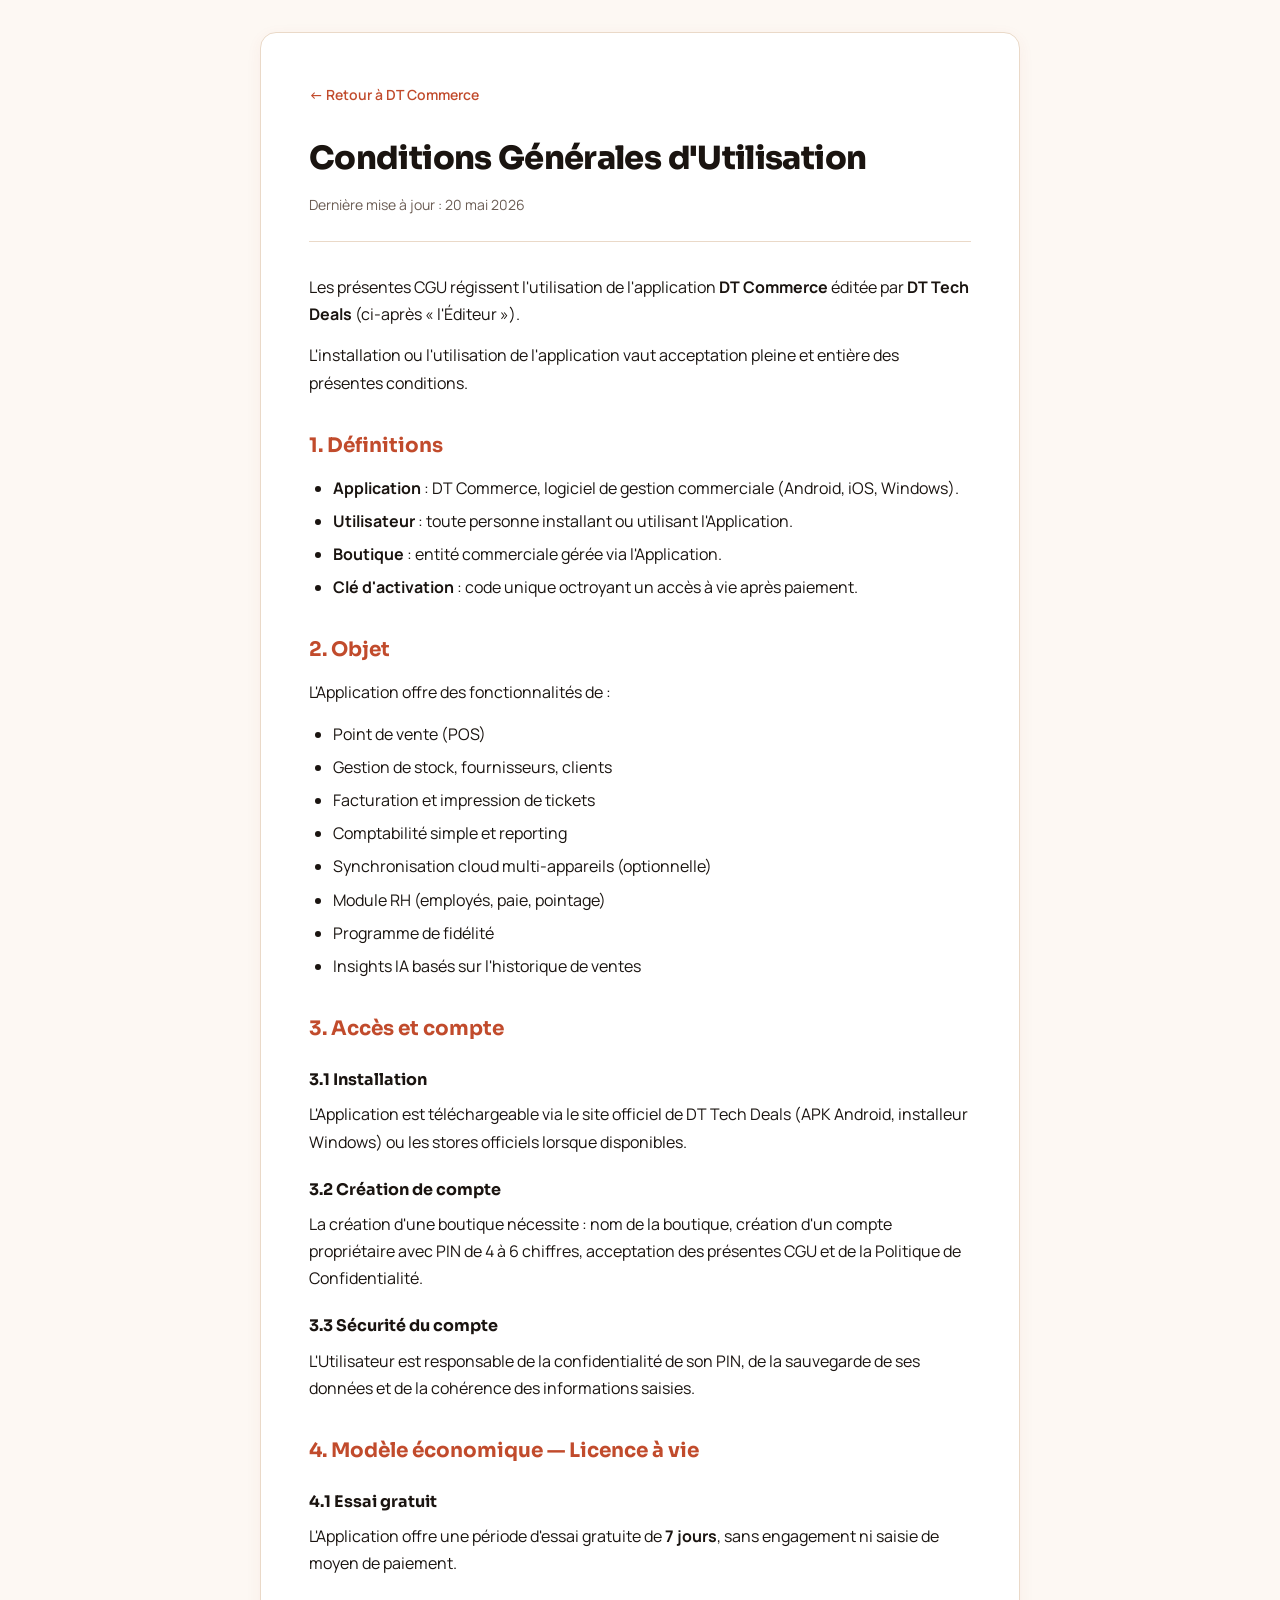
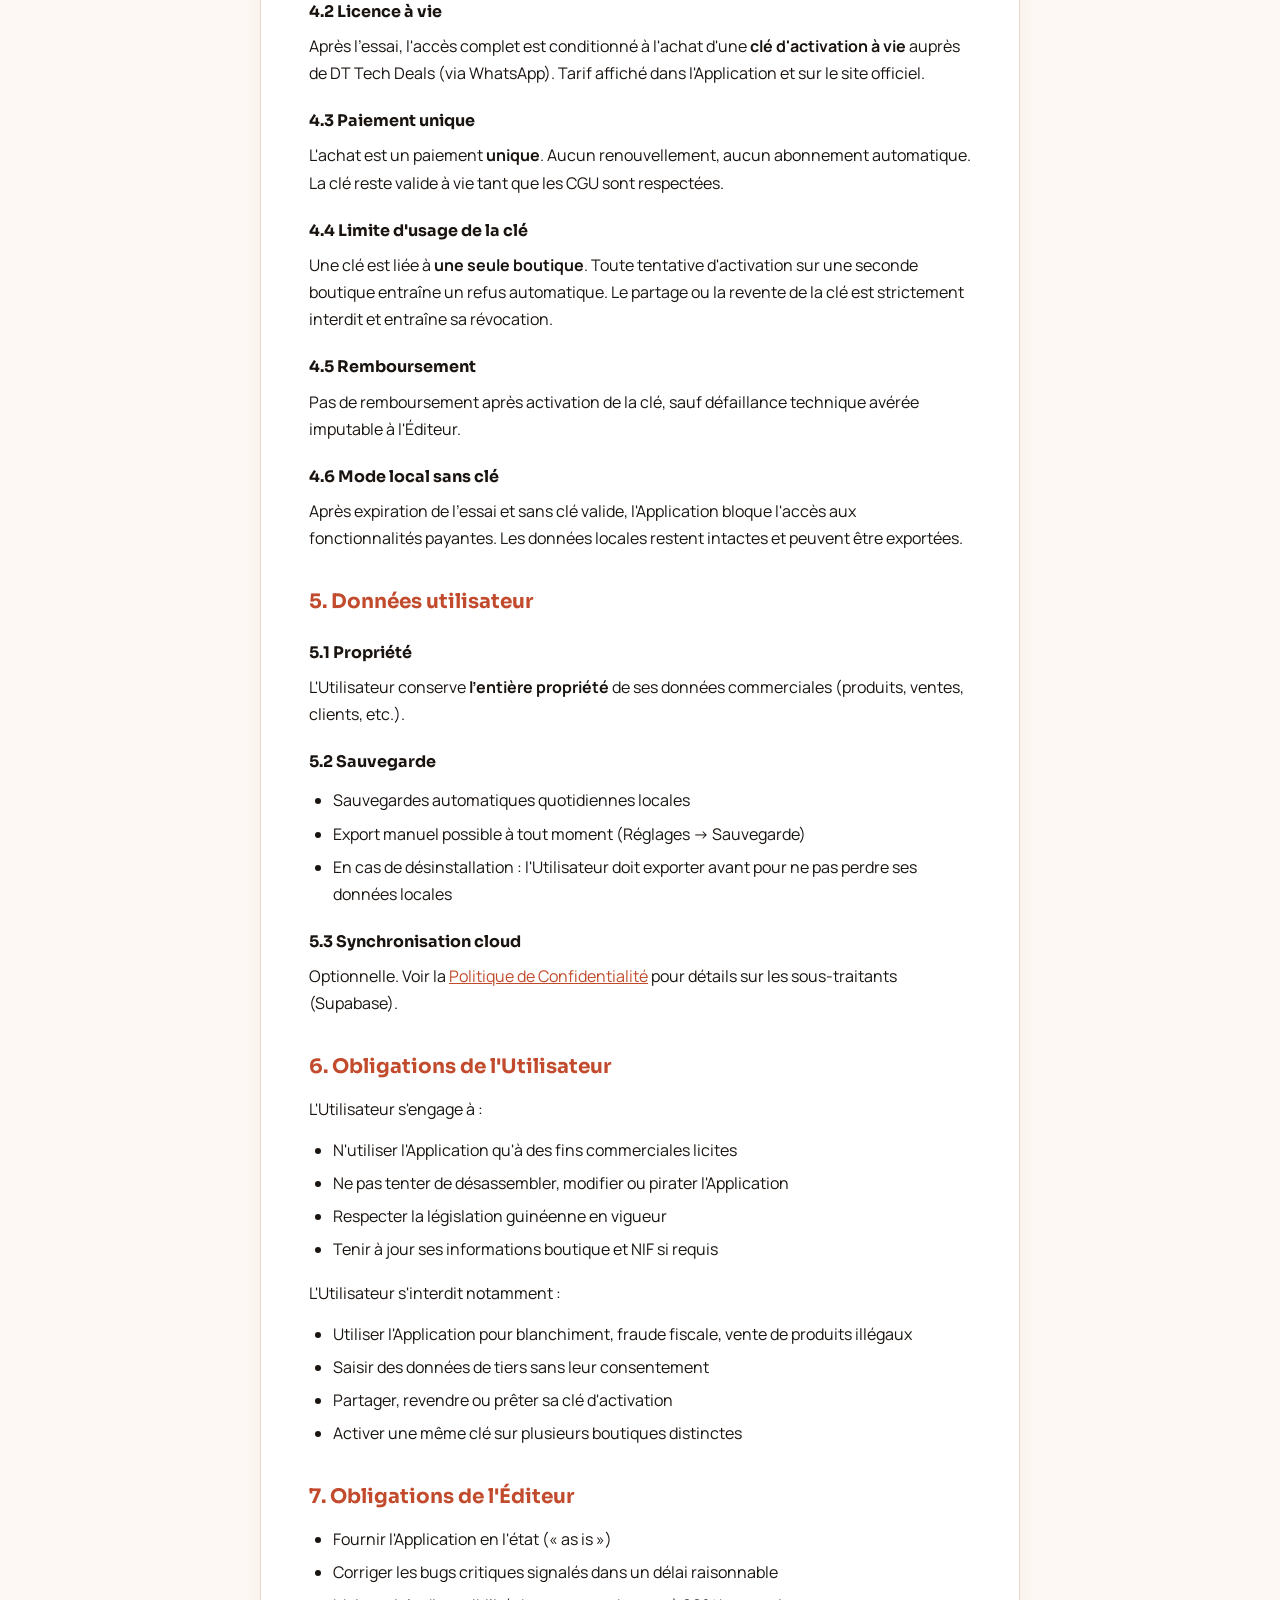
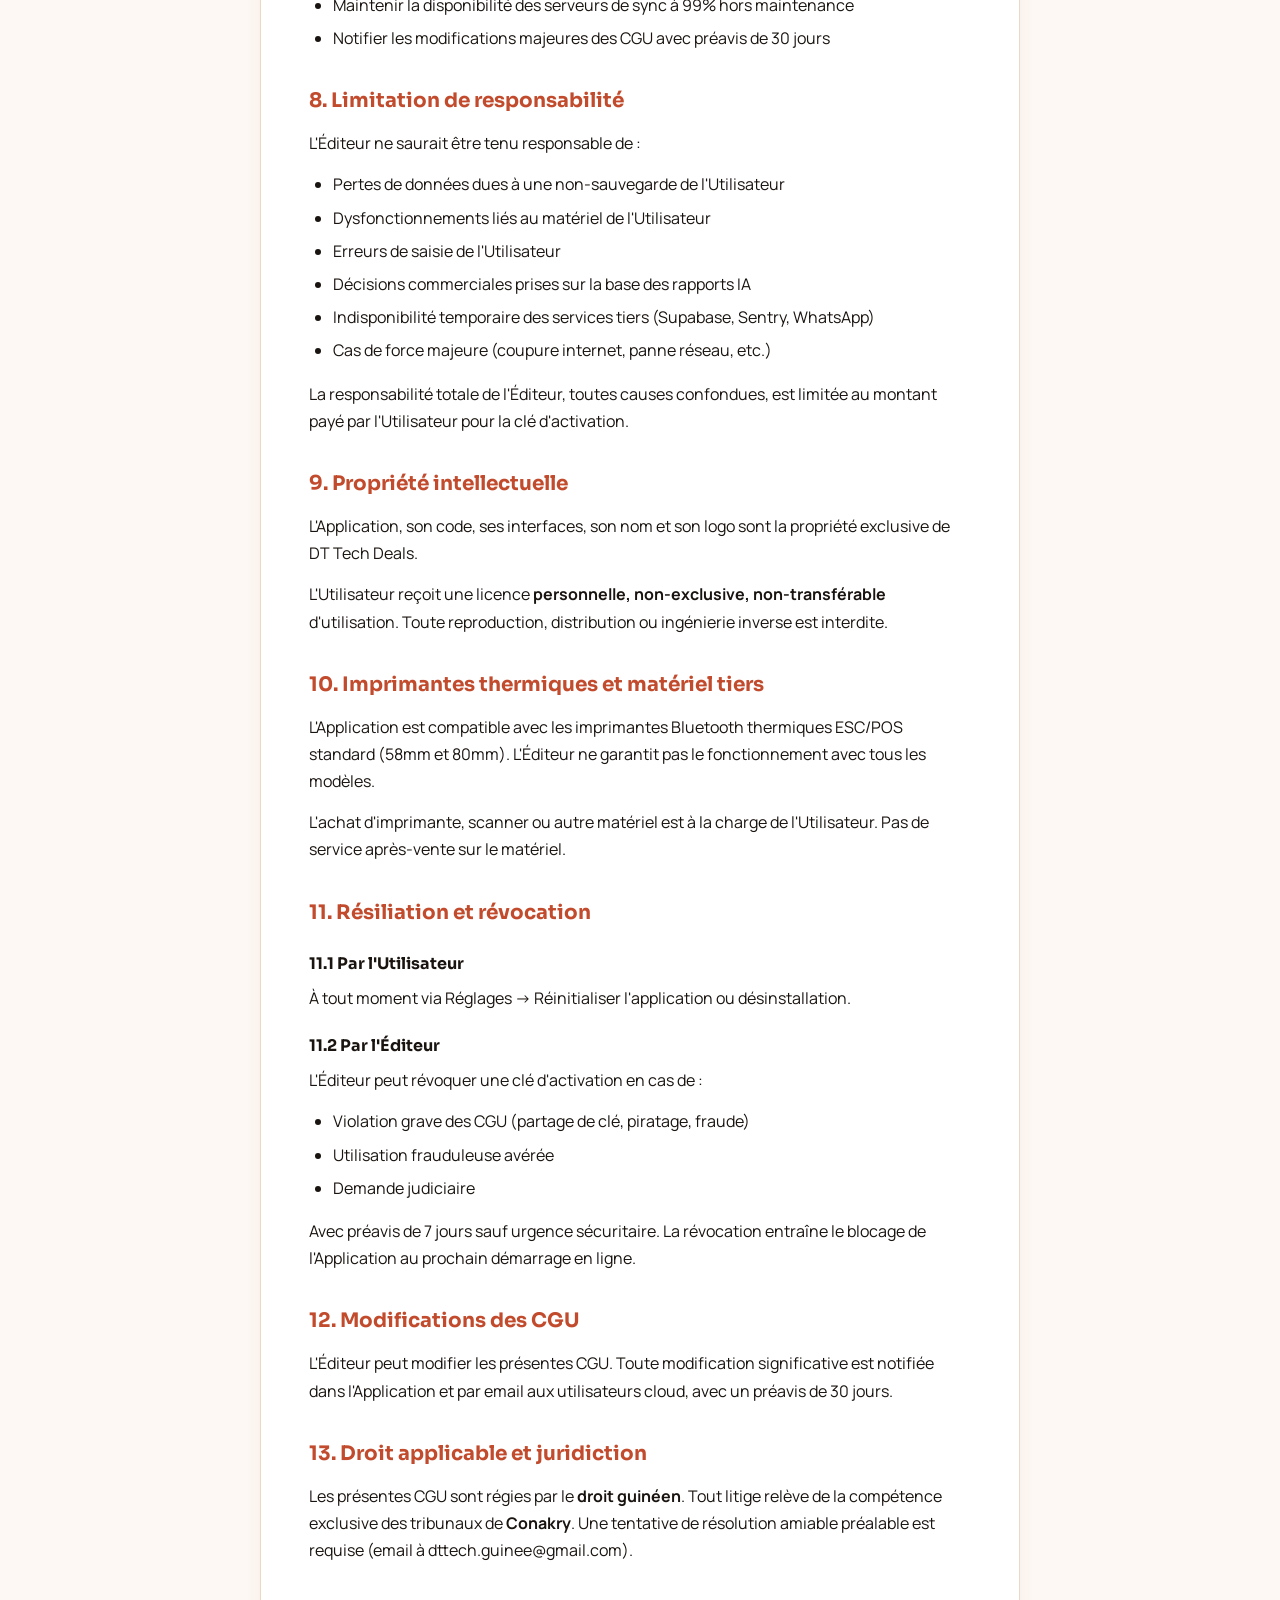
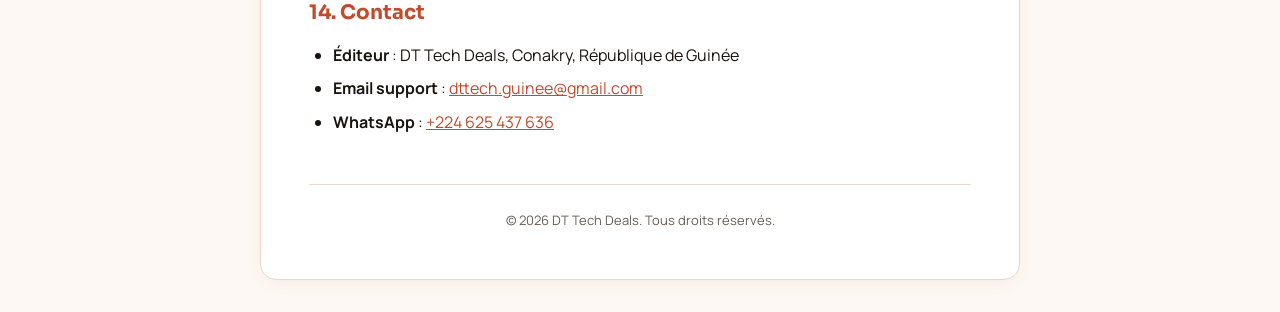
<file: legal/cgu.html>
<!DOCTYPE html>
<html lang="fr">
<head>
  <meta charset="UTF-8">
  <meta name="viewport" content="width=device-width, initial-scale=1.0">
  <title>CGU — DT Commerce</title>
  <meta name="description" content="Conditions Générales d'Utilisation de l'application DT Commerce.">
  <link rel="preconnect" href="https://fonts.googleapis.com">
  <link rel="preconnect" href="https://fonts.gstatic.com" crossorigin>
  <link href="https://fonts.googleapis.com/css2?family=Sora:wght@700;800&family=Manrope:wght@400;500;600;700&display=swap" rel="stylesheet">
  <link rel="stylesheet" href="style.css">
</head>
<body>

<div class="legal-container">
  <a href="../index.html" class="legal-back">← Retour à DT Commerce</a>

  <h1>Conditions Générales d'Utilisation</h1>
  <div class="legal-update">Dernière mise à jour : 20 mai 2026</div>

  <p>Les présentes CGU régissent l'utilisation de l'application <strong>DT Commerce</strong> éditée par <strong>DT Tech Deals</strong> (ci-après « l'Éditeur »).</p>
  <p>L'installation ou l'utilisation de l'application vaut acceptation pleine et entière des présentes conditions.</p>

  <h2>1. Définitions</h2>
  <ul>
    <li><strong>Application</strong> : DT Commerce, logiciel de gestion commerciale (Android, iOS, Windows).</li>
    <li><strong>Utilisateur</strong> : toute personne installant ou utilisant l'Application.</li>
    <li><strong>Boutique</strong> : entité commerciale gérée via l'Application.</li>
    <li><strong>Clé d'activation</strong> : code unique octroyant un accès à vie après paiement.</li>
  </ul>

  <h2>2. Objet</h2>
  <p>L'Application offre des fonctionnalités de :</p>
  <ul>
    <li>Point de vente (POS)</li>
    <li>Gestion de stock, fournisseurs, clients</li>
    <li>Facturation et impression de tickets</li>
    <li>Comptabilité simple et reporting</li>
    <li>Synchronisation cloud multi-appareils (optionnelle)</li>
    <li>Module RH (employés, paie, pointage)</li>
    <li>Programme de fidélité</li>
    <li>Insights IA basés sur l'historique de ventes</li>
  </ul>

  <h2>3. Accès et compte</h2>
  <h3>3.1 Installation</h3>
  <p>L'Application est téléchargeable via le site officiel de DT Tech Deals (APK Android, installeur Windows) ou les stores officiels lorsque disponibles.</p>
  <h3>3.2 Création de compte</h3>
  <p>La création d'une boutique nécessite : nom de la boutique, création d'un compte propriétaire avec PIN de 4 à 6 chiffres, acceptation des présentes CGU et de la Politique de Confidentialité.</p>
  <h3>3.3 Sécurité du compte</h3>
  <p>L'Utilisateur est responsable de la confidentialité de son PIN, de la sauvegarde de ses données et de la cohérence des informations saisies.</p>

  <h2>4. Modèle économique — Licence à vie</h2>
  <h3>4.1 Essai gratuit</h3>
  <p>L'Application offre une période d'essai gratuite de <strong>7 jours</strong>, sans engagement ni saisie de moyen de paiement.</p>
  <h3>4.2 Licence à vie</h3>
  <p>Après l'essai, l'accès complet est conditionné à l'achat d'une <strong>clé d'activation à vie</strong> auprès de DT Tech Deals (via WhatsApp). Tarif affiché dans l'Application et sur le site officiel.</p>
  <h3>4.3 Paiement unique</h3>
  <p>L'achat est un paiement <strong>unique</strong>. Aucun renouvellement, aucun abonnement automatique. La clé reste valide à vie tant que les CGU sont respectées.</p>
  <h3>4.4 Limite d'usage de la clé</h3>
  <p>Une clé est liée à <strong>une seule boutique</strong>. Toute tentative d'activation sur une seconde boutique entraîne un refus automatique. Le partage ou la revente de la clé est strictement interdit et entraîne sa révocation.</p>
  <h3>4.5 Remboursement</h3>
  <p>Pas de remboursement après activation de la clé, sauf défaillance technique avérée imputable à l'Éditeur.</p>
  <h3>4.6 Mode local sans clé</h3>
  <p>Après expiration de l'essai et sans clé valide, l'Application bloque l'accès aux fonctionnalités payantes. Les données locales restent intactes et peuvent être exportées.</p>

  <h2>5. Données utilisateur</h2>
  <h3>5.1 Propriété</h3>
  <p>L'Utilisateur conserve <strong>l'entière propriété</strong> de ses données commerciales (produits, ventes, clients, etc.).</p>
  <h3>5.2 Sauvegarde</h3>
  <ul>
    <li>Sauvegardes automatiques quotidiennes locales</li>
    <li>Export manuel possible à tout moment (Réglages → Sauvegarde)</li>
    <li>En cas de désinstallation : l'Utilisateur doit exporter avant pour ne pas perdre ses données locales</li>
  </ul>
  <h3>5.3 Synchronisation cloud</h3>
  <p>Optionnelle. Voir la <a href="confidentialite.html">Politique de Confidentialité</a> pour détails sur les sous-traitants (Supabase).</p>

  <h2>6. Obligations de l'Utilisateur</h2>
  <p>L'Utilisateur s'engage à :</p>
  <ul>
    <li>N'utiliser l'Application qu'à des fins commerciales licites</li>
    <li>Ne pas tenter de désassembler, modifier ou pirater l'Application</li>
    <li>Respecter la législation guinéenne en vigueur</li>
    <li>Tenir à jour ses informations boutique et NIF si requis</li>
  </ul>
  <p>L'Utilisateur s'interdit notamment :</p>
  <ul>
    <li>Utiliser l'Application pour blanchiment, fraude fiscale, vente de produits illégaux</li>
    <li>Saisir des données de tiers sans leur consentement</li>
    <li>Partager, revendre ou prêter sa clé d'activation</li>
    <li>Activer une même clé sur plusieurs boutiques distinctes</li>
  </ul>

  <h2>7. Obligations de l'Éditeur</h2>
  <ul>
    <li>Fournir l'Application en l'état (« as is »)</li>
    <li>Corriger les bugs critiques signalés dans un délai raisonnable</li>
    <li>Maintenir la disponibilité des serveurs de sync à 99% hors maintenance</li>
    <li>Notifier les modifications majeures des CGU avec préavis de 30 jours</li>
  </ul>

  <h2>8. Limitation de responsabilité</h2>
  <p>L'Éditeur ne saurait être tenu responsable de :</p>
  <ul>
    <li>Pertes de données dues à une non-sauvegarde de l'Utilisateur</li>
    <li>Dysfonctionnements liés au matériel de l'Utilisateur</li>
    <li>Erreurs de saisie de l'Utilisateur</li>
    <li>Décisions commerciales prises sur la base des rapports IA</li>
    <li>Indisponibilité temporaire des services tiers (Supabase, Sentry, WhatsApp)</li>
    <li>Cas de force majeure (coupure internet, panne réseau, etc.)</li>
  </ul>
  <p>La responsabilité totale de l'Éditeur, toutes causes confondues, est limitée au montant payé par l'Utilisateur pour la clé d'activation.</p>

  <h2>9. Propriété intellectuelle</h2>
  <p>L'Application, son code, ses interfaces, son nom et son logo sont la propriété exclusive de DT Tech Deals.</p>
  <p>L'Utilisateur reçoit une licence <strong>personnelle, non-exclusive, non-transférable</strong> d'utilisation. Toute reproduction, distribution ou ingénierie inverse est interdite.</p>

  <h2>10. Imprimantes thermiques et matériel tiers</h2>
  <p>L'Application est compatible avec les imprimantes Bluetooth thermiques ESC/POS standard (58mm et 80mm). L'Éditeur ne garantit pas le fonctionnement avec tous les modèles.</p>
  <p>L'achat d'imprimante, scanner ou autre matériel est à la charge de l'Utilisateur. Pas de service après-vente sur le matériel.</p>

  <h2>11. Résiliation et révocation</h2>
  <h3>11.1 Par l'Utilisateur</h3>
  <p>À tout moment via Réglages → Réinitialiser l'application ou désinstallation.</p>
  <h3>11.2 Par l'Éditeur</h3>
  <p>L'Éditeur peut révoquer une clé d'activation en cas de :</p>
  <ul>
    <li>Violation grave des CGU (partage de clé, piratage, fraude)</li>
    <li>Utilisation frauduleuse avérée</li>
    <li>Demande judiciaire</li>
  </ul>
  <p>Avec préavis de 7 jours sauf urgence sécuritaire. La révocation entraîne le blocage de l'Application au prochain démarrage en ligne.</p>

  <h2>12. Modifications des CGU</h2>
  <p>L'Éditeur peut modifier les présentes CGU. Toute modification significative est notifiée dans l'Application et par email aux utilisateurs cloud, avec un préavis de 30 jours.</p>

  <h2>13. Droit applicable et juridiction</h2>
  <p>Les présentes CGU sont régies par le <strong>droit guinéen</strong>. Tout litige relève de la compétence exclusive des tribunaux de <strong>Conakry</strong>. Une tentative de résolution amiable préalable est requise (email à dttech.guinee@gmail.com).</p>

  <h2>14. Contact</h2>
  <ul>
    <li><strong>Éditeur</strong> : DT Tech Deals, Conakry, République de Guinée</li>
    <li><strong>Email support</strong> : <a href="mailto:dttech.guinee@gmail.com">dttech.guinee@gmail.com</a></li>
    <li><strong>WhatsApp</strong> : <a href="https://wa.me/224625437636">+224 625 437 636</a></li>
  </ul>

  <div class="legal-footer">
    © 2026 DT Tech Deals. Tous droits réservés.
  </div>
</div>

</body>
</html>
</file>
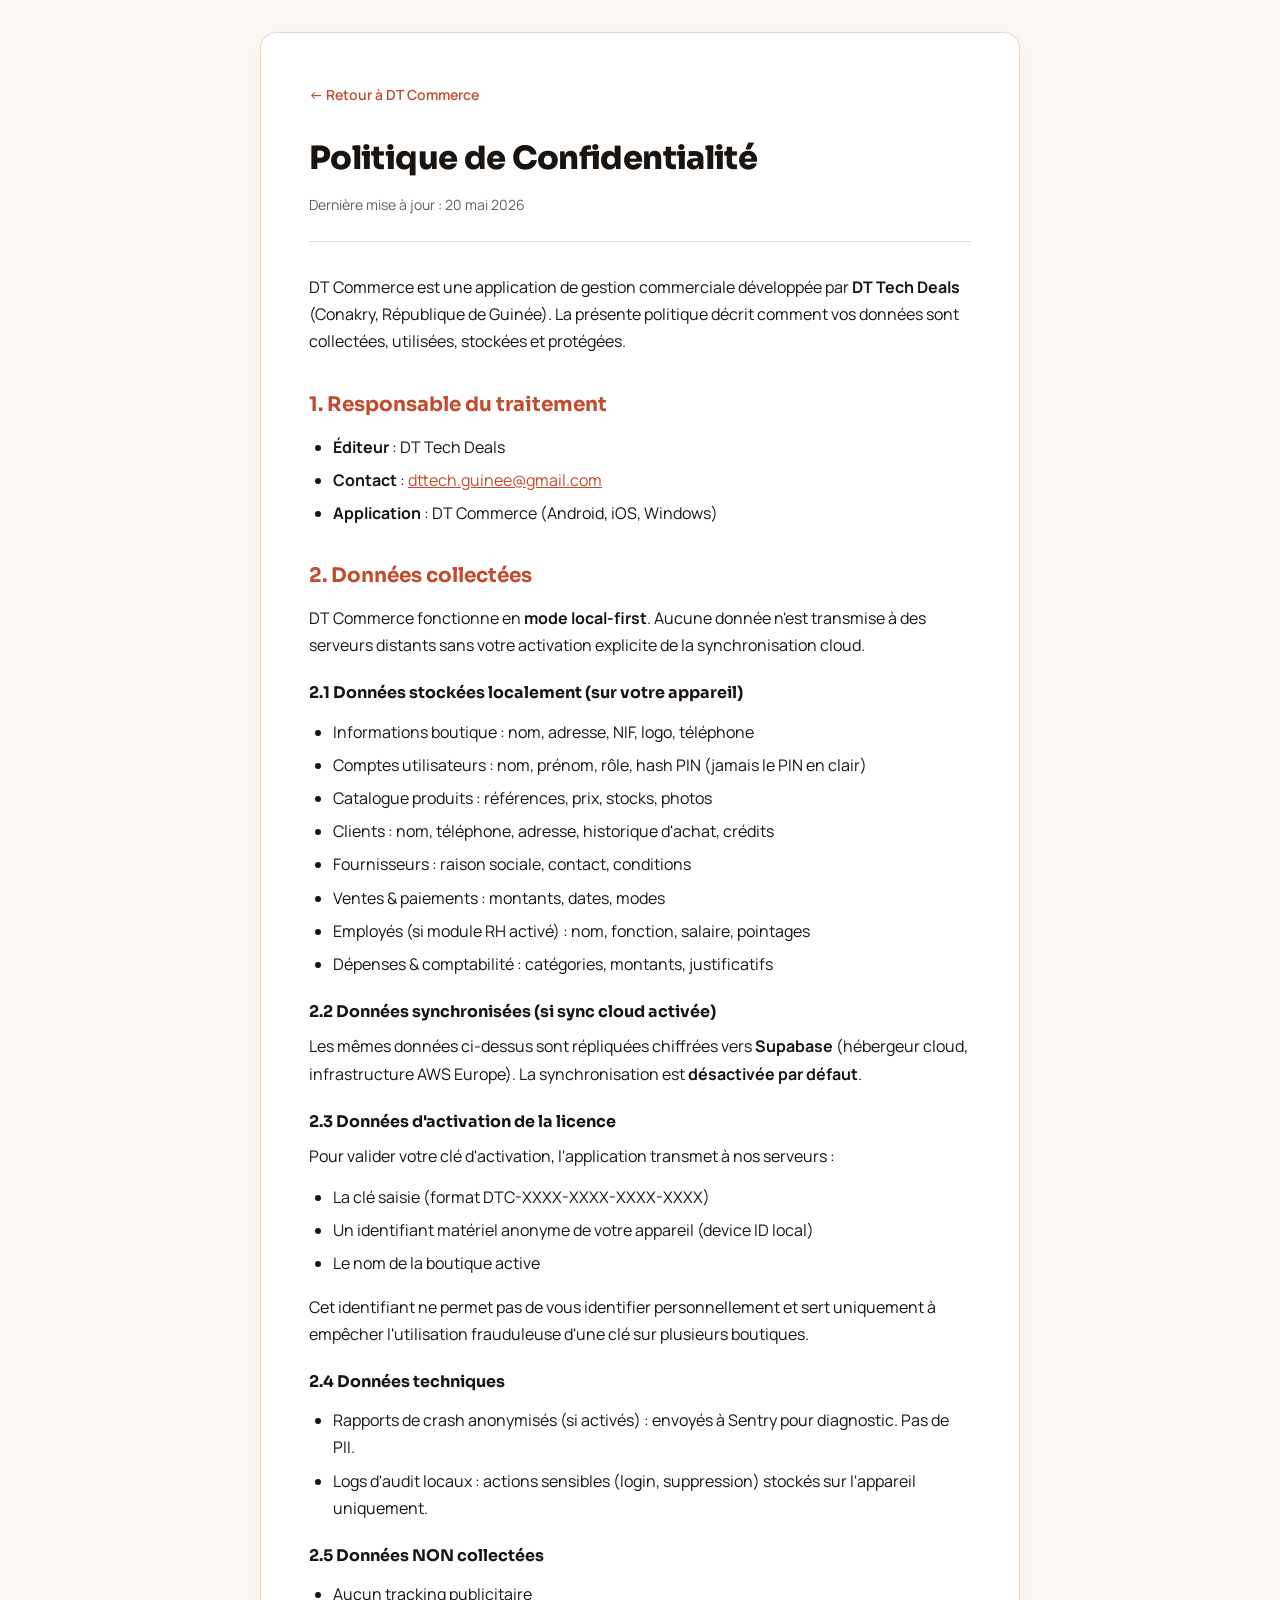
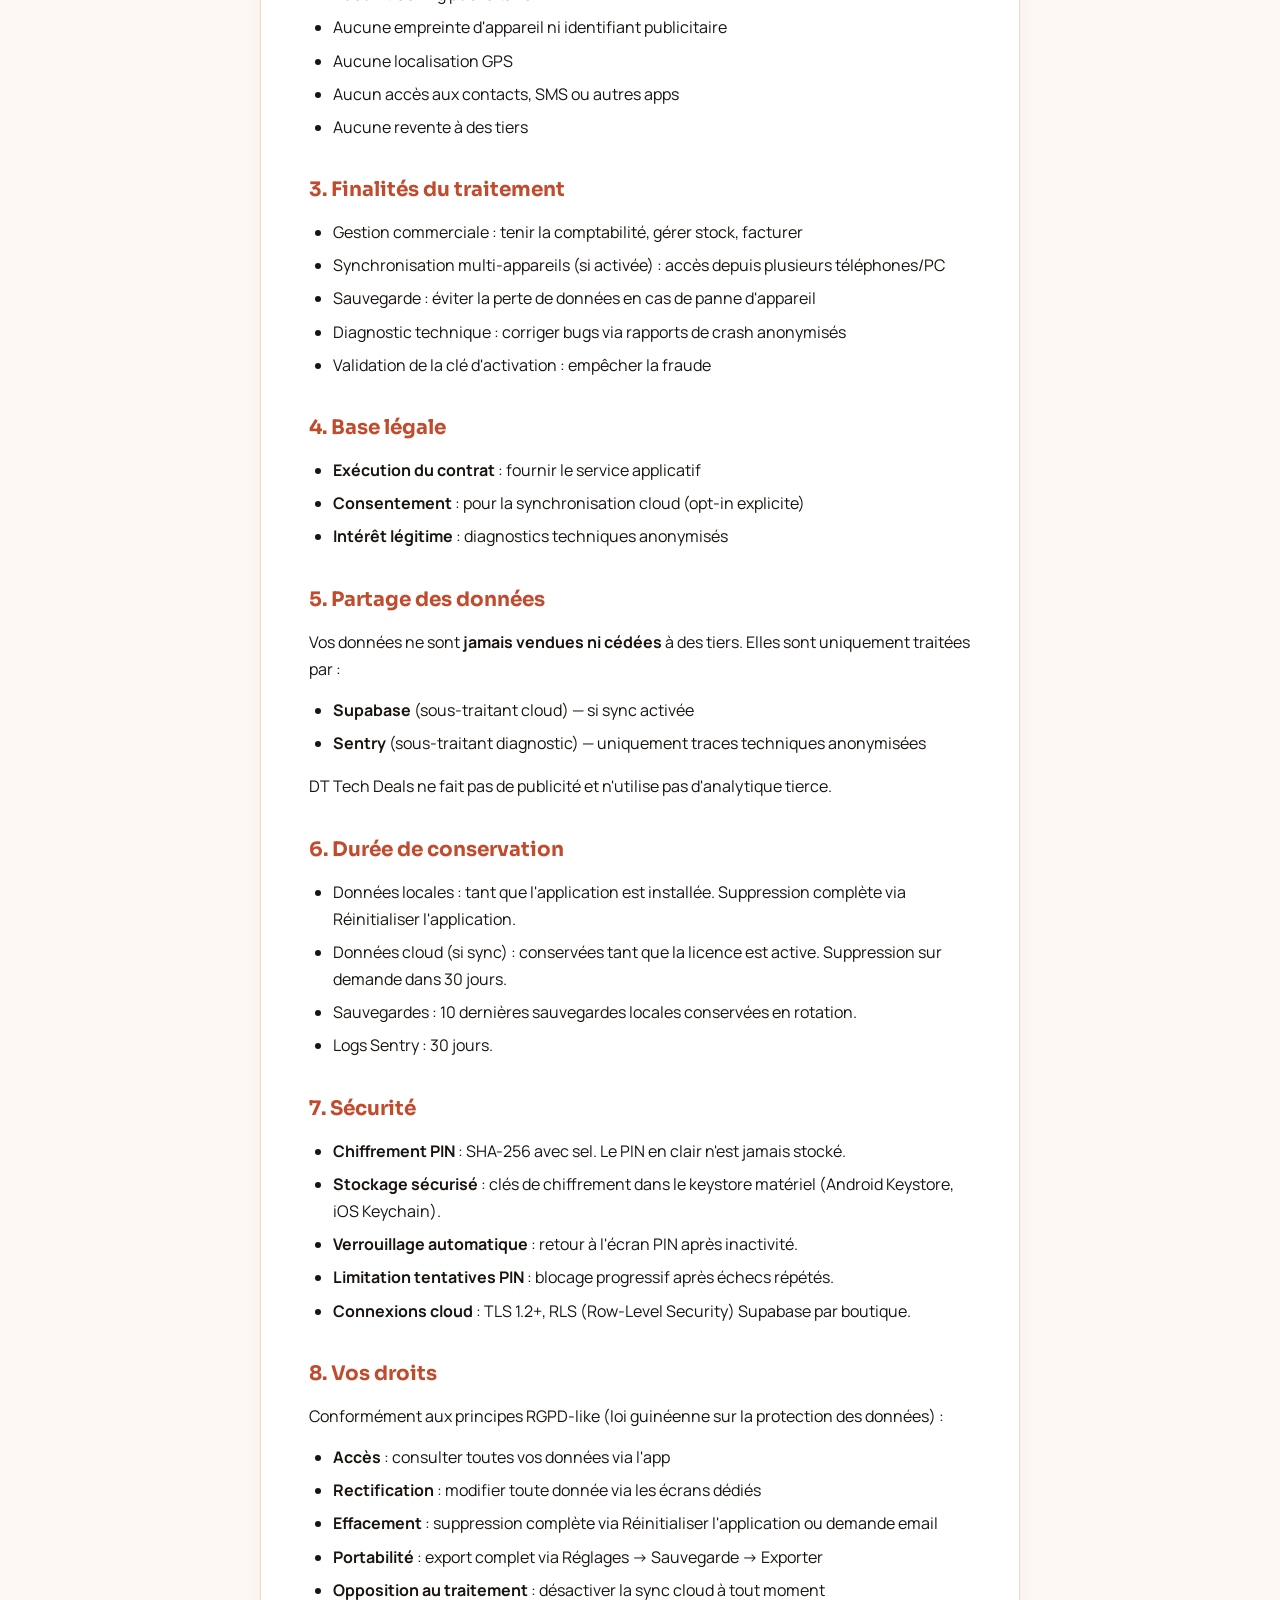
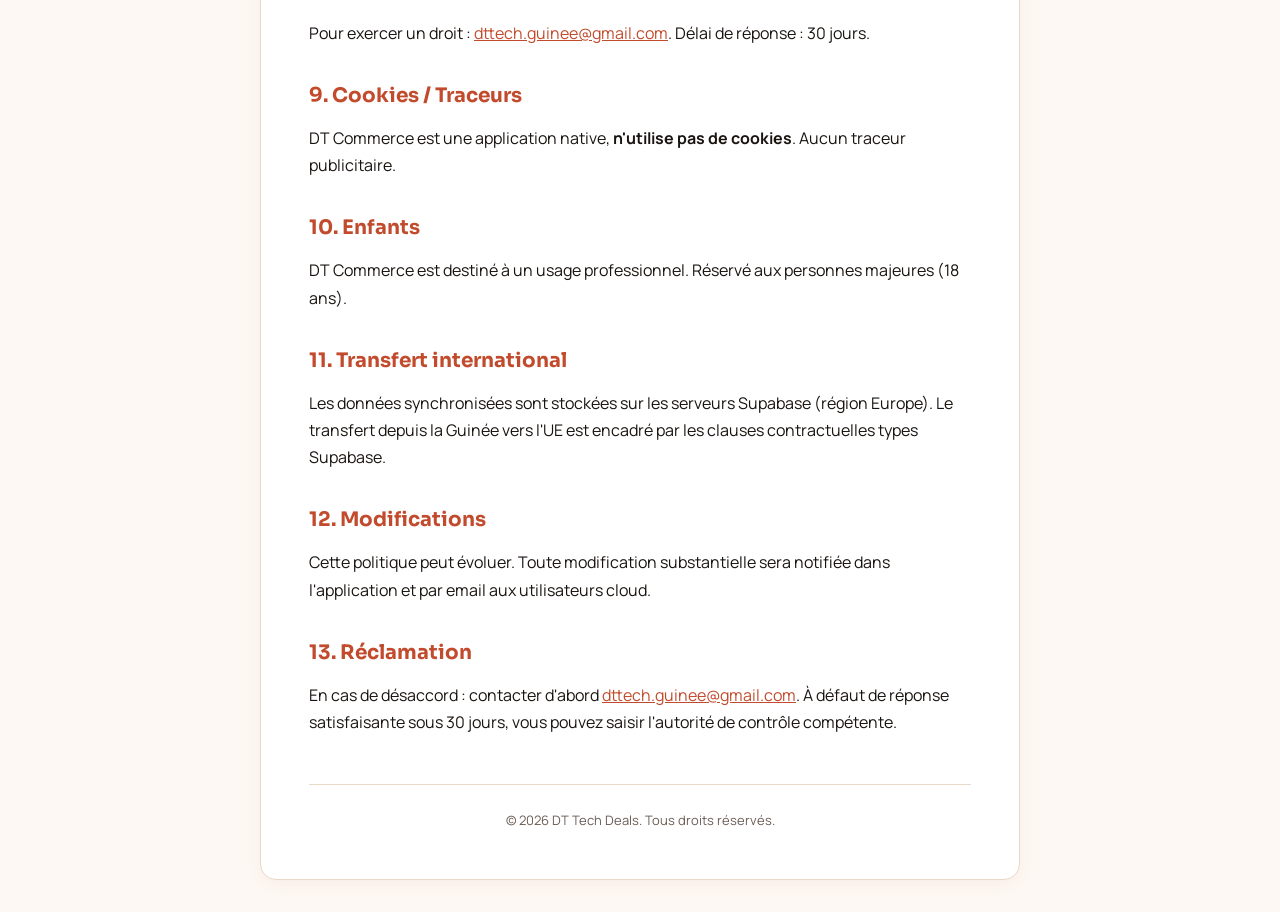
<file: legal/confidentialite.html>
<!DOCTYPE html>
<html lang="fr">
<head>
  <meta charset="UTF-8">
  <meta name="viewport" content="width=device-width, initial-scale=1.0">
  <title>Politique de Confidentialité — DT Commerce</title>
  <meta name="description" content="Politique de confidentialité et traitement des données — DT Commerce.">
  <link rel="preconnect" href="https://fonts.googleapis.com">
  <link rel="preconnect" href="https://fonts.gstatic.com" crossorigin>
  <link href="https://fonts.googleapis.com/css2?family=Sora:wght@700;800&family=Manrope:wght@400;500;600;700&display=swap" rel="stylesheet">
  <link rel="stylesheet" href="style.css">
</head>
<body>

<div class="legal-container">
  <a href="../index.html" class="legal-back">← Retour à DT Commerce</a>

  <h1>Politique de Confidentialité</h1>
  <div class="legal-update">Dernière mise à jour : 20 mai 2026</div>

  <p>DT Commerce est une application de gestion commerciale développée par <strong>DT Tech Deals</strong> (Conakry, République de Guinée). La présente politique décrit comment vos données sont collectées, utilisées, stockées et protégées.</p>

  <h2>1. Responsable du traitement</h2>
  <ul>
    <li><strong>Éditeur</strong> : DT Tech Deals</li>
    <li><strong>Contact</strong> : <a href="mailto:dttech.guinee@gmail.com">dttech.guinee@gmail.com</a></li>
    <li><strong>Application</strong> : DT Commerce (Android, iOS, Windows)</li>
  </ul>

  <h2>2. Données collectées</h2>
  <p>DT Commerce fonctionne en <strong>mode local-first</strong>. Aucune donnée n'est transmise à des serveurs distants sans votre activation explicite de la synchronisation cloud.</p>

  <h3>2.1 Données stockées localement (sur votre appareil)</h3>
  <ul>
    <li>Informations boutique : nom, adresse, NIF, logo, téléphone</li>
    <li>Comptes utilisateurs : nom, prénom, rôle, hash PIN (jamais le PIN en clair)</li>
    <li>Catalogue produits : références, prix, stocks, photos</li>
    <li>Clients : nom, téléphone, adresse, historique d'achat, crédits</li>
    <li>Fournisseurs : raison sociale, contact, conditions</li>
    <li>Ventes &amp; paiements : montants, dates, modes</li>
    <li>Employés (si module RH activé) : nom, fonction, salaire, pointages</li>
    <li>Dépenses &amp; comptabilité : catégories, montants, justificatifs</li>
  </ul>

  <h3>2.2 Données synchronisées (si sync cloud activée)</h3>
  <p>Les mêmes données ci-dessus sont répliquées chiffrées vers <strong>Supabase</strong> (hébergeur cloud, infrastructure AWS Europe). La synchronisation est <strong>désactivée par défaut</strong>.</p>

  <h3>2.3 Données d'activation de la licence</h3>
  <p>Pour valider votre clé d'activation, l'application transmet à nos serveurs :</p>
  <ul>
    <li>La clé saisie (format DTC-XXXX-XXXX-XXXX-XXXX)</li>
    <li>Un identifiant matériel anonyme de votre appareil (device ID local)</li>
    <li>Le nom de la boutique active</li>
  </ul>
  <p>Cet identifiant ne permet pas de vous identifier personnellement et sert uniquement à empêcher l'utilisation frauduleuse d'une clé sur plusieurs boutiques.</p>

  <h3>2.4 Données techniques</h3>
  <ul>
    <li>Rapports de crash anonymisés (si activés) : envoyés à Sentry pour diagnostic. Pas de PII.</li>
    <li>Logs d'audit locaux : actions sensibles (login, suppression) stockés sur l'appareil uniquement.</li>
  </ul>

  <h3>2.5 Données NON collectées</h3>
  <ul>
    <li>Aucun tracking publicitaire</li>
    <li>Aucune empreinte d'appareil ni identifiant publicitaire</li>
    <li>Aucune localisation GPS</li>
    <li>Aucun accès aux contacts, SMS ou autres apps</li>
    <li>Aucune revente à des tiers</li>
  </ul>

  <h2>3. Finalités du traitement</h2>
  <ul>
    <li>Gestion commerciale : tenir la comptabilité, gérer stock, facturer</li>
    <li>Synchronisation multi-appareils (si activée) : accès depuis plusieurs téléphones/PC</li>
    <li>Sauvegarde : éviter la perte de données en cas de panne d'appareil</li>
    <li>Diagnostic technique : corriger bugs via rapports de crash anonymisés</li>
    <li>Validation de la clé d'activation : empêcher la fraude</li>
  </ul>

  <h2>4. Base légale</h2>
  <ul>
    <li><strong>Exécution du contrat</strong> : fournir le service applicatif</li>
    <li><strong>Consentement</strong> : pour la synchronisation cloud (opt-in explicite)</li>
    <li><strong>Intérêt légitime</strong> : diagnostics techniques anonymisés</li>
  </ul>

  <h2>5. Partage des données</h2>
  <p>Vos données ne sont <strong>jamais vendues ni cédées</strong> à des tiers. Elles sont uniquement traitées par :</p>
  <ul>
    <li><strong>Supabase</strong> (sous-traitant cloud) — si sync activée</li>
    <li><strong>Sentry</strong> (sous-traitant diagnostic) — uniquement traces techniques anonymisées</li>
  </ul>
  <p>DT Tech Deals ne fait pas de publicité et n'utilise pas d'analytique tierce.</p>

  <h2>6. Durée de conservation</h2>
  <ul>
    <li>Données locales : tant que l'application est installée. Suppression complète via Réinitialiser l'application.</li>
    <li>Données cloud (si sync) : conservées tant que la licence est active. Suppression sur demande dans 30 jours.</li>
    <li>Sauvegardes : 10 dernières sauvegardes locales conservées en rotation.</li>
    <li>Logs Sentry : 30 jours.</li>
  </ul>

  <h2>7. Sécurité</h2>
  <ul>
    <li><strong>Chiffrement PIN</strong> : SHA-256 avec sel. Le PIN en clair n'est jamais stocké.</li>
    <li><strong>Stockage sécurisé</strong> : clés de chiffrement dans le keystore matériel (Android Keystore, iOS Keychain).</li>
    <li><strong>Verrouillage automatique</strong> : retour à l'écran PIN après inactivité.</li>
    <li><strong>Limitation tentatives PIN</strong> : blocage progressif après échecs répétés.</li>
    <li><strong>Connexions cloud</strong> : TLS 1.2+, RLS (Row-Level Security) Supabase par boutique.</li>
  </ul>

  <h2>8. Vos droits</h2>
  <p>Conformément aux principes RGPD-like (loi guinéenne sur la protection des données) :</p>
  <ul>
    <li><strong>Accès</strong> : consulter toutes vos données via l'app</li>
    <li><strong>Rectification</strong> : modifier toute donnée via les écrans dédiés</li>
    <li><strong>Effacement</strong> : suppression complète via Réinitialiser l'application ou demande email</li>
    <li><strong>Portabilité</strong> : export complet via Réglages → Sauvegarde → Exporter</li>
    <li><strong>Opposition au traitement</strong> : désactiver la sync cloud à tout moment</li>
  </ul>
  <p>Pour exercer un droit : <a href="mailto:dttech.guinee@gmail.com">dttech.guinee@gmail.com</a>. Délai de réponse : 30 jours.</p>

  <h2>9. Cookies / Traceurs</h2>
  <p>DT Commerce est une application native, <strong>n'utilise pas de cookies</strong>. Aucun traceur publicitaire.</p>

  <h2>10. Enfants</h2>
  <p>DT Commerce est destiné à un usage professionnel. Réservé aux personnes majeures (18 ans).</p>

  <h2>11. Transfert international</h2>
  <p>Les données synchronisées sont stockées sur les serveurs Supabase (région Europe). Le transfert depuis la Guinée vers l'UE est encadré par les clauses contractuelles types Supabase.</p>

  <h2>12. Modifications</h2>
  <p>Cette politique peut évoluer. Toute modification substantielle sera notifiée dans l'application et par email aux utilisateurs cloud.</p>

  <h2>13. Réclamation</h2>
  <p>En cas de désaccord : contacter d'abord <a href="mailto:dttech.guinee@gmail.com">dttech.guinee@gmail.com</a>. À défaut de réponse satisfaisante sous 30 jours, vous pouvez saisir l'autorité de contrôle compétente.</p>

  <div class="legal-footer">
    © 2026 DT Tech Deals. Tous droits réservés.
  </div>
</div>

</body>
</html>
</file>
<file: styles.css>
/* DT Commerce — Landing
   Match app theme exact: Sora display + Manrope body
   Palette "Conakry" identique à AppColors */

:root {
  --primary: #B5563C;
  --primary-light: #D97757;
  --primary-dark: #8B3F2A;
  --secondary: #1F4733;
  --accent: #F4A340;

  --bg: #F8F1E4;
  --surface: #FFFDF7;
  --primary-bg: #F5E4DC;
  --warning-bg: #FEF1DE;
  --success-bg: #E8F2EC;

  --ink: #1F1814;
  --ink-soft: #6B5D52;
  --ink-mute: #A89B8E;
  --on-primary: #FFFDF7;

  --line: #E8DFD0;
  --line-strong: #D4C5AE;

  --shadow-sm: 0 1px 3px rgba(31, 24, 20, 0.06), 0 1px 2px rgba(31, 24, 20, 0.04);
  --shadow-md: 0 6px 16px -4px rgba(31, 24, 20, 0.10), 0 2px 6px rgba(31, 24, 20, 0.04);
  --shadow-lg: 0 20px 40px -12px rgba(31, 24, 20, 0.18), 0 8px 16px -8px rgba(31, 24, 20, 0.08);
  --shadow-primary: 0 12px 28px -10px rgba(181, 86, 60, 0.45);

  --radius-sm: 8px;
  --radius-md: 14px;
  --radius-lg: 20px;
  --radius-xl: 28px;

  --container: 1200px;
}

* { box-sizing: border-box; margin: 0; padding: 0; }
html { scroll-behavior: smooth; }

body {
  font-family: 'Manrope', -apple-system, BlinkMacSystemFont, 'Segoe UI', sans-serif;
  background: var(--bg);
  color: var(--ink);
  font-size: 16px;
  line-height: 1.6;
  -webkit-font-smoothing: antialiased;
  text-rendering: optimizeLegibility;
  overflow-x: hidden;
}

.container {
  max-width: var(--container);
  margin: 0 auto;
  padding: 0 24px;
}

a { color: inherit; text-decoration: none; }
img { max-width: 100%; height: auto; display: block; }

/* === Typography utilities === */
.display-font {
  font-family: 'Sora', 'Manrope', sans-serif;
  font-weight: 800;
  letter-spacing: -0.025em;
}

.kicker {
  display: inline-block;
  font-family: 'Sora', sans-serif;
  font-size: 12px;
  font-weight: 700;
  text-transform: uppercase;
  letter-spacing: 0.16em;
  color: var(--primary);
  padding: 6px 12px;
  background: var(--primary-bg);
  border-radius: 999px;
  margin-bottom: 16px;
}

.accent { color: var(--primary); }

/* === NAV === */
.nav {
  position: sticky;
  top: 0;
  z-index: 100;
  background: rgba(248, 241, 228, 0.88);
  backdrop-filter: saturate(180%) blur(14px);
  -webkit-backdrop-filter: saturate(180%) blur(14px);
  border-bottom: 1px solid var(--line);
}

.nav-inner {
  display: flex;
  justify-content: space-between;
  align-items: center;
  padding: 14px 24px;
  max-width: var(--container);
  margin: 0 auto;
}

.brand {
  display: flex;
  align-items: center;
  gap: 10px;
  font-family: 'Sora', sans-serif;
  font-weight: 800;
  font-size: 19px;
  letter-spacing: -0.015em;
  color: var(--ink);
}

.brand-icon {
  width: 36px;
  height: 36px;
  border-radius: 10px;
  display: block;
  object-fit: cover;
  box-shadow: 0 4px 12px -2px rgba(181, 86, 60, 0.25);
}

.nav-links {
  display: flex;
  align-items: center;
  gap: 24px;
  font-size: 14px;
  font-weight: 600;
}
.nav-links a { color: var(--ink-soft); transition: color .15s; }
.nav-links a:hover { color: var(--primary); }

/* === BUTTONS === */
.btn {
  display: inline-flex;
  align-items: center;
  justify-content: center;
  gap: 8px;
  padding: 13px 22px;
  border-radius: 12px;
  font-family: 'Manrope', sans-serif;
  font-weight: 700;
  font-size: 15px;
  cursor: pointer;
  border: none;
  transition: transform .15s ease, box-shadow .15s ease, background .15s ease, color .15s ease;
  text-align: center;
  white-space: nowrap;
}

.btn-primary {
  background: linear-gradient(180deg, var(--primary-light) 0%, var(--primary) 60%, var(--primary-dark) 100%);
  color: var(--on-primary);
  box-shadow: var(--shadow-primary);
}
.btn-primary:hover { transform: translateY(-1px); box-shadow: 0 16px 32px -10px rgba(181,86,60,0.55); }

.btn-secondary {
  background: var(--surface);
  color: var(--ink);
  border: 1.5px solid var(--line-strong);
}
.btn-secondary:hover { border-color: var(--primary); color: var(--primary); }

.btn-ghost {
  background: transparent;
  color: var(--ink);
  padding: 10px 16px;
  font-size: 14px;
}
.btn-ghost:hover { background: var(--primary-bg); color: var(--primary); }

.btn-large { padding: 16px 28px; font-size: 16px; border-radius: 14px; }
.btn-block { width: 100%; }
.btn-arrow { display: inline-block; transition: transform .2s; }
.btn-primary:hover .btn-arrow { transform: translateX(3px); }

/* === HERO === */
.hero {
  position: relative;
  padding: 72px 0 56px;
  overflow: hidden;
}
.hero::before {
  content: "";
  position: absolute;
  top: -180px; right: -120px;
  width: 580px; height: 580px;
  background: radial-gradient(circle, rgba(217, 119, 87, 0.18), transparent 60%);
  pointer-events: none;
  z-index: 0;
}
.hero::after {
  content: "";
  position: absolute;
  bottom: -120px; left: -80px;
  width: 360px; height: 360px;
  background: radial-gradient(circle, rgba(244, 163, 64, 0.16), transparent 65%);
  pointer-events: none;
  z-index: 0;
}

.hero-inner {
  position: relative;
  z-index: 1;
  display: grid;
  grid-template-columns: 1fr 1.15fr;
  gap: 48px;
  align-items: center;
  min-height: 600px;
}

.eyebrow {
  display: inline-flex;
  align-items: center;
  gap: 10px;
  padding: 7px 14px;
  background: var(--surface);
  border: 1px solid var(--line);
  border-radius: 999px;
  font-size: 13px;
  font-weight: 600;
  color: var(--ink-soft);
  margin-bottom: 24px;
  box-shadow: var(--shadow-sm);
}
.eyebrow-dot {
  width: 8px; height: 8px;
  border-radius: 50%;
  background: var(--primary);
  box-shadow: 0 0 0 4px rgba(181, 86, 60, 0.18);
  animation: pulse 2.4s infinite;
}
@keyframes pulse {
  0%,100% { box-shadow: 0 0 0 4px rgba(181,86,60,0.18); }
  50% { box-shadow: 0 0 0 8px rgba(181,86,60,0.05); }
}

.hero h1 {
  font-family: 'Sora', sans-serif;
  font-weight: 800;
  font-size: clamp(38px, 5.5vw, 64px);
  line-height: 1.04;
  letter-spacing: -0.03em;
  color: var(--ink);
  margin-bottom: 22px;
}

.lead {
  font-size: 18px;
  color: var(--ink-soft);
  max-width: 540px;
  margin-bottom: 32px;
  line-height: 1.55;
}
.lead strong { color: var(--ink); font-weight: 700; }

.hero-badges {
  display: flex;
  gap: 8px;
  flex-wrap: wrap;
  margin-bottom: 28px;
}
.hero-badge {
  display: inline-flex;
  align-items: center;
  gap: 6px;
  padding: 7px 13px;
  background: var(--surface);
  border: 1px solid var(--line);
  border-radius: 999px;
  font-size: 13px;
  font-weight: 700;
  color: var(--ink);
  box-shadow: var(--shadow-sm);
}
.hero-badge.offline {
  background: linear-gradient(135deg, var(--primary), var(--primary-dark));
  border-color: var(--primary-dark);
  color: var(--on-primary);
}
.hero-badge .hb-ico { font-size: 14px; line-height: 1; }

.cta-row {
  display: flex;
  gap: 12px;
  flex-wrap: wrap;
  margin-bottom: 28px;
}

.trust {
  display: flex;
  gap: 12px;
  flex-wrap: wrap;
  align-items: center;
  font-size: 14px;
  color: var(--ink-soft);
}
.trust b { color: var(--ink); font-weight: 700; }
.trust-sep { color: var(--ink-mute); }

/* Hero mock — laptop + phone overlap */
.hero-mock {
  display: flex;
  justify-content: center;
  align-items: center;
  position: relative;
  min-height: 580px;
}
.hero-mock-inner {
  position: relative;
  width: 560px;
  height: 580px;
}

/* Laptop frame */
.laptop-frame {
  position: absolute;
  top: 50%;
  left: 0;
  transform: translateY(-50%);
  width: 480px;
  z-index: 1;
}
.laptop-screen {
  background: #1A1410;
  padding: 14px 14px 10px;
  border-radius: 14px 14px 4px 4px;
  box-shadow:
    0 24px 48px -16px rgba(31,24,20,0.35),
    inset 0 0 0 1px rgba(232,164,140,0.10);
  position: relative;
}
.laptop-screen::before {
  content: "";
  position: absolute;
  top: 5px; left: 50%;
  transform: translateX(-50%);
  width: 38px; height: 4px;
  background: #3a2a20;
  border-radius: 4px;
}
.laptop-screen img {
  width: 100%;
  display: block;
  border-radius: 4px;
  background: var(--surface);
}
.laptop-base {
  height: 12px;
  background: linear-gradient(180deg, #2a1f18 0%, #1A1410 100%);
  border-radius: 0 0 18px 18px;
  margin: 0 -20px;
  position: relative;
  box-shadow: 0 12px 18px -10px rgba(31,24,20,0.45);
}
.laptop-base::after {
  content: "";
  position: absolute;
  bottom: 0; left: 50%;
  transform: translateX(-50%);
  width: 70px; height: 4px;
  background: #3a2a20;
  border-radius: 0 0 8px 8px;
}

/* Phone overlaps laptop */
.phone-overlap {
  position: absolute !important;
  right: 0;
  top: 30px;
  z-index: 3;
  width: 220px !important;
  height: 460px !important;
  border-radius: 30px !important;
}
.phone-overlap img {
  border-radius: 22px !important;
}
.hero-glow {
  position: absolute;
  inset: -60px;
  background: radial-gradient(circle at center, rgba(181, 86, 60, 0.22), transparent 65%);
  z-index: 0;
  pointer-events: none;
}
.float-card {
  position: absolute;
  z-index: 3;
  background: var(--surface);
  border: 1px solid var(--line);
  border-radius: 14px;
  padding: 12px 14px;
  display: flex;
  align-items: center;
  gap: 10px;
  font-size: 13px;
  font-weight: 600;
  color: var(--ink);
  box-shadow: var(--shadow-lg);
  white-space: nowrap;
  animation: floaty 4s ease-in-out infinite;
}
.float-card .fc-ico {
  width: 32px; height: 32px;
  display: grid; place-items: center;
  border-radius: 8px;
  font-size: 16px;
}
.float-card .fc-ico.green { background: var(--success-bg); }
.float-card .fc-ico.orange { background: var(--warning-bg); }
.float-card .fc-ico.terracotta { background: var(--primary-bg); }
.float-card.fc-1 { top: 4%; right: -8%; }
.float-card.fc-2 { top: 44%; right: -12%; animation-delay: -1.5s; }
.float-card.fc-3 { bottom: 6%; left: -6%; animation-delay: -2.8s; }
@keyframes floaty {
  0%,100% { transform: translateY(0); }
  50% { transform: translateY(-8px); }
}

/* Marquee */
.marquee-wrap {
  margin-top: 64px;
  border-top: 1px solid var(--line);
  border-bottom: 1px solid var(--line);
  padding: 16px 0;
  overflow: hidden;
  background: var(--surface);
  position: relative;
  z-index: 1;
}
.marquee-wrap::before,
.marquee-wrap::after {
  content: "";
  position: absolute;
  top: 0; bottom: 0;
  width: 80px;
  z-index: 2;
  pointer-events: none;
}
.marquee-wrap::before { left: 0; background: linear-gradient(to right, var(--surface), transparent); }
.marquee-wrap::after { right: 0; background: linear-gradient(to left, var(--surface), transparent); }
.marquee {
  display: flex;
  gap: 36px;
  align-items: center;
  font-family: 'Sora', sans-serif;
  font-weight: 600;
  font-size: 15px;
  color: var(--ink-soft);
  white-space: nowrap;
  animation: scroll 35s linear infinite;
}
.marquee .dot {
  color: var(--primary);
  font-size: 10px;
}
@keyframes scroll {
  from { transform: translateX(0); }
  to { transform: translateX(-50%); }
}

/* === PHONE FRAME === */
.phone-frame {
  width: 280px;
  height: 580px;
  background: #1A1410;
  border-radius: 38px;
  padding: 10px;
  box-shadow:
    0 30px 60px -20px rgba(31,24,20,0.45),
    0 10px 24px -10px rgba(31,24,20,0.25),
    inset 0 0 0 1px rgba(232,164,140,0.10);
  position: relative;
}
/* notch removed: status bar already present in screenshots */
.phone-frame img {
  width: 100%;
  height: 100%;
  object-fit: cover;
  object-position: top center;
  border-radius: 30px;
  display: block;
}

/* === INTRO === */
.intro {
  padding: 100px 0 40px;
  text-align: center;
}
.intro-inner { max-width: 760px; margin: 0 auto; }
.intro .kicker { margin-bottom: 18px; }

.section-title {
  font-family: 'Sora', sans-serif;
  font-weight: 800;
  font-size: clamp(30px, 4vw, 46px);
  line-height: 1.1;
  letter-spacing: -0.025em;
  color: var(--ink);
}
.section-title .accent { color: var(--primary); }
.section-sub {
  margin-top: 16px;
  font-size: 17px;
  color: var(--ink-soft);
  line-height: 1.55;
}

/* === FEATURE SECTIONS === */
.feature {
  padding: 56px 0;
}

.feature-inner {
  display: grid;
  grid-template-columns: 1fr 1fr;
  gap: 64px;
  align-items: center;
}
.feature-right .feature-text { order: 1; }
.feature-right .feature-media { order: 2; }

.feature-media {
  display: flex;
  justify-content: center;
  position: relative;
}
.feature-media-inner {
  position: relative;
}
.feature-blob {
  position: absolute;
  inset: -30px;
  border-radius: 50%;
  background: radial-gradient(circle, rgba(181,86,60,0.15), transparent 65%);
  z-index: 0;
}
.feature-media .phone-frame { position: relative; z-index: 1; }

.feature-tag {
  position: absolute;
  z-index: 2;
  background: var(--surface);
  border: 1px solid var(--line);
  border-radius: 999px;
  padding: 8px 14px;
  font-size: 12.5px;
  font-weight: 700;
  color: var(--ink);
  box-shadow: var(--shadow-md);
  white-space: nowrap;
  display: flex;
  align-items: center;
  gap: 6px;
  animation: floaty 4s ease-in-out infinite;
}
.feature-tag.tag-a { top: 8%; left: -28%; }
.feature-tag.tag-b { bottom: 14%; right: -22%; animation-delay: -2s; }
.feature-right .feature-tag.tag-a { left: auto; right: -28%; }
.feature-right .feature-tag.tag-b { right: auto; left: -22%; }

.chapter {
  display: inline-flex;
  align-items: center;
  gap: 10px;
  font-family: 'Sora', sans-serif;
  font-size: 12px;
  font-weight: 700;
  letter-spacing: 0.16em;
  text-transform: uppercase;
  color: var(--primary);
  margin-bottom: 18px;
}
.chapter-num {
  font-family: 'Sora', sans-serif;
  font-weight: 800;
  font-size: 14px;
  letter-spacing: 0.08em;
  padding: 4px 10px;
  background: var(--primary-bg);
  color: var(--primary-dark);
  border-radius: 6px;
}

.feature-title {
  font-family: 'Sora', sans-serif;
  font-weight: 800;
  font-size: clamp(28px, 3.6vw, 42px);
  line-height: 1.08;
  letter-spacing: -0.025em;
  color: var(--ink);
  margin-bottom: 18px;
}

.feature-lead {
  font-size: 17px;
  color: var(--ink-soft);
  margin-bottom: 24px;
  line-height: 1.55;
}

.bullets {
  list-style: none;
  display: flex;
  flex-direction: column;
  gap: 12px;
}
.bullets li {
  position: relative;
  padding-left: 30px;
  font-size: 15px;
  color: var(--ink-soft);
  line-height: 1.5;
}
.bullets li::before {
  content: "";
  position: absolute;
  left: 0; top: 8px;
  width: 18px; height: 18px;
  background: var(--primary-bg);
  border-radius: 50%;
  background-image: url("data:image/svg+xml,%3Csvg viewBox='0 0 12 12' xmlns='http://www.w3.org/2000/svg'%3E%3Cpath d='M2.5 6 L5 8.5 L9.5 3.5' stroke='%23B5563C' stroke-width='2' fill='none' stroke-linecap='round' stroke-linejoin='round'/%3E%3C/svg%3E");
  background-repeat: no-repeat;
  background-position: center;
  background-size: 12px;
}
.bullets b { color: var(--ink); font-weight: 700; }

/* === FEATURE HIGHLIGHT (IA) === */
.feature-highlight {
  background: linear-gradient(180deg, transparent 0%, var(--primary-bg) 50%, transparent 100%);
}
.new-pill {
  display: inline-block;
  font-family: 'Sora', sans-serif;
  font-size: 10px;
  font-weight: 800;
  letter-spacing: 0.14em;
  text-transform: uppercase;
  padding: 3px 9px;
  background: var(--primary);
  color: var(--on-primary);
  border-radius: 999px;
  margin-left: 8px;
  vertical-align: middle;
}

/* === HOW IT WORKS === */
.how {
  padding: 90px 0;
  text-align: center;
}
.how-header { margin-bottom: 48px; }
.steps {
  display: grid;
  grid-template-columns: repeat(3, 1fr);
  gap: 20px;
  max-width: 1000px;
  margin: 0 auto;
  position: relative;
}
.steps::before {
  content: "";
  position: absolute;
  top: 50%;
  left: 10%;
  right: 10%;
  height: 2px;
  background: repeating-linear-gradient(to right, var(--line-strong) 0, var(--line-strong) 6px, transparent 6px, transparent 12px);
  z-index: 0;
}
.step {
  background: var(--surface);
  border: 1px solid var(--line);
  border-radius: var(--radius-md);
  padding: 32px 26px;
  text-align: left;
  position: relative;
  z-index: 1;
  transition: transform .25s, box-shadow .25s;
}
.step:hover {
  transform: translateY(-4px);
  box-shadow: var(--shadow-md);
}
.step-num {
  display: inline-grid;
  place-items: center;
  width: 44px; height: 44px;
  background: linear-gradient(135deg, var(--primary-light), var(--primary-dark));
  color: var(--on-primary);
  font-family: 'Sora', sans-serif;
  font-weight: 800;
  font-size: 18px;
  border-radius: 12px;
  margin-bottom: 16px;
  box-shadow: var(--shadow-primary);
}
.step h4 {
  font-family: 'Sora', sans-serif;
  font-weight: 700;
  font-size: 22px;
  letter-spacing: -0.01em;
  margin-bottom: 10px;
  color: var(--ink);
}
.step p { color: var(--ink-soft); font-size: 15px; line-height: 1.55; }

/* === TESTIMONIALS === */
.testimonials {
  padding: 90px 0 100px;
  background: var(--bg);
  border-top: 1px solid var(--line);
  text-align: center;
}
.testimonials-header { max-width: 720px; margin: 0 auto 48px; }
.testimonials-grid {
  display: grid;
  grid-template-columns: repeat(2, 1fr);
  gap: 22px;
  max-width: 1040px;
  margin: 0 auto;
  text-align: left;
}
.testimonial {
  background: var(--surface);
  border: 1px solid var(--line);
  border-radius: var(--radius-lg);
  padding: 30px 28px;
  position: relative;
  transition: transform .25s, box-shadow .25s, border-color .25s;
}
.testimonial:hover {
  transform: translateY(-3px);
  border-color: var(--primary);
  box-shadow: var(--shadow-md);
}
.testimonial::before {
  content: "“";
  position: absolute;
  top: 8px; right: 22px;
  font-family: 'Sora', serif;
  font-size: 70px;
  font-weight: 800;
  color: var(--primary);
  opacity: 0.18;
  line-height: 1;
}
.t-quote {
  font-size: 16.5px;
  line-height: 1.55;
  color: var(--ink);
  margin-bottom: 22px;
  position: relative;
  z-index: 1;
}
.t-author {
  display: flex;
  align-items: center;
  gap: 12px;
  padding-top: 18px;
  border-top: 1px solid var(--line);
}
.t-avatar {
  width: 44px; height: 44px;
  border-radius: 50%;
  display: grid;
  place-items: center;
  font-family: 'Sora', sans-serif;
  font-weight: 700;
  font-size: 15px;
  color: var(--on-primary);
  flex-shrink: 0;
}
.t-info { display: flex; flex-direction: column; }
.t-info strong {
  font-family: 'Sora', sans-serif;
  font-weight: 700;
  font-size: 15px;
  color: var(--ink);
}
.t-info span { font-size: 13px; color: var(--ink-mute); }

.testimonials-meta {
  display: grid;
  grid-template-columns: repeat(4, 1fr);
  gap: 24px;
  margin-top: 56px;
  padding: 32px 28px;
  background: var(--surface);
  border: 1px solid var(--line);
  border-radius: var(--radius-lg);
  max-width: 1040px;
  margin-left: auto;
  margin-right: auto;
}
.meta-stat {
  display: flex;
  flex-direction: column;
  align-items: center;
  text-align: center;
  gap: 4px;
}
.meta-stat strong {
  font-family: 'Sora', sans-serif;
  font-weight: 800;
  font-size: 32px;
  letter-spacing: -0.025em;
  color: var(--primary);
}
.meta-stat span {
  font-size: 13px;
  color: var(--ink-soft);
  font-weight: 500;
}

/* === PRICING === */
.pricing {
  padding: 90px 0;
  background: var(--surface);
  border-top: 1px solid var(--line);
  text-align: center;
}
.pricing-header { margin-bottom: 48px; }
.price-grid {
  display: grid;
  grid-template-columns: 1fr 1.15fr;
  gap: 20px;
  max-width: 920px;
  margin: 0 auto;
  text-align: left;
}
.price-card {
  background: var(--bg);
  border-radius: var(--radius-lg);
  padding: 38px 34px;
  border: 1px solid var(--line);
  position: relative;
}
.price-card.featured {
  background: linear-gradient(165deg, var(--surface) 0%, var(--primary-bg) 100%);
  border: 2px solid var(--primary);
  box-shadow: var(--shadow-lg);
  transform: scale(1.02);
}
.price-tag {
  display: inline-block;
  font-family: 'Sora', sans-serif;
  font-size: 11px;
  font-weight: 800;
  letter-spacing: 0.18em;
  text-transform: uppercase;
  padding: 6px 12px;
  border-radius: 999px;
  background: var(--primary-bg);
  color: var(--primary-dark);
  margin-bottom: 22px;
}
.price-tag.hot {
  background: linear-gradient(135deg, var(--primary), var(--primary-dark));
  color: var(--on-primary);
}
.price-headline {
  display: flex;
  align-items: baseline;
  gap: 8px;
  margin-bottom: 4px;
}
.price-big {
  font-family: 'Sora', sans-serif;
  font-weight: 800;
  font-size: clamp(48px, 6vw, 72px);
  line-height: 1;
  letter-spacing: -0.035em;
  color: var(--ink);
}
.featured .price-big { color: var(--primary-dark); }
.price-unit {
  font-family: 'Sora', sans-serif;
  font-size: 15px;
  font-weight: 700;
  color: var(--ink-soft);
  letter-spacing: 0.04em;
}
.price-sub {
  font-size: 14px;
  color: var(--ink-mute);
  margin-bottom: 26px;
}
.price-list {
  list-style: none;
  margin-bottom: 28px;
  display: flex;
  flex-direction: column;
  gap: 10px;
}
.price-list li {
  font-size: 14.5px;
  color: var(--ink-soft);
  position: relative;
  padding-left: 24px;
  line-height: 1.5;
}
.price-list li::before {
  content: "✓";
  position: absolute;
  left: 0;
  color: var(--primary);
  font-weight: 800;
}

/* === DOWNLOAD === */
.download {
  padding: 90px 0;
  text-align: center;
}
.download-header { margin-bottom: 48px; }
.dl-grid {
  display: grid;
  grid-template-columns: 1fr 1fr;
  gap: 20px;
  max-width: 900px;
  margin: 0 auto;
  text-align: left;
}
.dl-card {
  background: var(--surface);
  border: 1px solid var(--line);
  border-radius: var(--radius-lg);
  padding: 32px 30px;
  transition: border-color .2s, box-shadow .2s, transform .2s;
}
.dl-card:hover {
  border-color: var(--primary);
  box-shadow: var(--shadow-md);
  transform: translateY(-2px);
}
.dl-platform {
  display: flex;
  align-items: center;
  gap: 14px;
  margin-bottom: 20px;
}
.dl-icon {
  display: grid;
  place-items: center;
  width: 52px; height: 52px;
  background: var(--primary-bg);
  border-radius: 12px;
  font-size: 26px;
}
.dl-card h3 {
  font-family: 'Sora', sans-serif;
  font-weight: 700;
  font-size: 22px;
  letter-spacing: -0.01em;
  margin-bottom: 2px;
}
.dl-card .platform-desc { font-size: 13.5px; color: var(--ink-mute); }
.dl-card .btn { margin-bottom: 14px; }

.how-install {
  font-size: 14px;
  color: var(--ink-soft);
  border-top: 1px solid var(--line);
  padding-top: 14px;
  margin-top: 6px;
}
.how-install summary {
  cursor: pointer;
  font-weight: 700;
  color: var(--primary);
  list-style: none;
  display: flex;
  align-items: center;
  gap: 8px;
  user-select: none;
}
.how-install summary::-webkit-details-marker { display: none; }
.how-install summary::before {
  content: "+";
  display: inline-grid;
  place-items: center;
  width: 20px; height: 20px;
  background: var(--primary);
  color: var(--on-primary);
  border-radius: 50%;
  font-size: 14px;
  font-weight: 700;
  transition: transform .25s;
  line-height: 1;
}
.how-install[open] summary::before { transform: rotate(45deg); }
.how-install ol {
  padding-left: 22px;
  margin-top: 12px;
  display: flex;
  flex-direction: column;
  gap: 6px;
}
.how-install code {
  font-family: 'JetBrains Mono', ui-monospace, monospace;
  font-size: 12.5px;
  background: var(--bg);
  padding: 2px 6px;
  border-radius: 4px;
  color: var(--primary-dark);
}

/* === FAQ === */
.faq {
  padding: 90px 0 100px;
  background: var(--surface);
  border-top: 1px solid var(--line);
}
.faq-header { max-width: 720px; margin: 0 auto 48px; text-align: center; }
.faq-grid {
  max-width: 820px;
  margin: 0 auto;
  display: flex;
  flex-direction: column;
  gap: 12px;
}
.faq-item {
  background: var(--bg);
  border: 1px solid var(--line);
  border-radius: var(--radius-md);
  overflow: hidden;
  transition: border-color .2s, box-shadow .2s;
}
.faq-item[open] {
  border-color: var(--primary);
  box-shadow: var(--shadow-sm);
}
.faq-item summary {
  cursor: pointer;
  list-style: none;
  padding: 20px 24px;
  display: flex;
  align-items: center;
  justify-content: space-between;
  gap: 16px;
  font-family: 'Sora', sans-serif;
  font-weight: 700;
  font-size: 16px;
  letter-spacing: -0.005em;
  color: var(--ink);
  user-select: none;
}
.faq-item summary::-webkit-details-marker { display: none; }
.faq-item summary::after {
  content: "+";
  display: inline-grid;
  place-items: center;
  width: 28px; height: 28px;
  border-radius: 50%;
  background: var(--primary-bg);
  color: var(--primary);
  font-size: 18px;
  font-weight: 700;
  flex-shrink: 0;
  transition: transform .3s, background .3s, color .3s;
  line-height: 1;
}
.faq-item[open] summary::after {
  transform: rotate(45deg);
  background: var(--primary);
  color: var(--on-primary);
}
.faq-body {
  padding: 0 24px 22px;
  color: var(--ink-soft);
  font-size: 15px;
  line-height: 1.6;
}
.faq-body p { margin-bottom: 10px; }
.faq-body p:last-child { margin-bottom: 0; }
.faq-body strong { color: var(--ink); font-weight: 700; }

/* === SUPPORT === */
.support {
  padding: 100px 0;
  text-align: center;
  background: #1A1410;
  color: var(--on-primary);
  position: relative;
  overflow: hidden;
}
.support::before {
  content: "";
  position: absolute;
  top: -200px; left: 10%;
  width: 500px; height: 500px;
  background: radial-gradient(circle, rgba(181, 86, 60, 0.32), transparent 65%);
}
.support::after {
  content: "";
  position: absolute;
  bottom: -200px; right: 10%;
  width: 500px; height: 500px;
  background: radial-gradient(circle, rgba(244, 163, 64, 0.20), transparent 65%);
}
.support-inner {
  position: relative;
  z-index: 2;
  max-width: 700px;
  margin: 0 auto;
}
.support .kicker { background: rgba(244, 163, 64, 0.15); color: var(--accent); }
.support h2 { color: var(--on-primary); margin-bottom: 16px; }
.support-lead {
  font-size: 17px;
  color: rgba(255, 253, 247, 0.7);
  margin-bottom: 32px;
}

/* === STICKY CTA (mobile only) === */
.sticky-cta {
  display: none;
  position: fixed;
  left: 12px; right: 12px;
  bottom: 12px;
  z-index: 90;
  align-items: center;
  justify-content: space-between;
  gap: 14px;
  padding: 12px 16px 12px 20px;
  background: linear-gradient(180deg, var(--primary-light) 0%, var(--primary) 55%, var(--primary-dark) 100%);
  color: var(--on-primary);
  border-radius: 16px;
  box-shadow:
    0 16px 32px -10px rgba(31, 24, 20, 0.4),
    0 4px 10px rgba(181, 86, 60, 0.5),
    inset 0 1px 0 rgba(255, 255, 255, 0.18);
  text-decoration: none;
  transition: transform .2s, box-shadow .2s;
}
.sticky-cta:active { transform: scale(0.98); }
.sticky-cta.hidden {
  transform: translateY(140%);
  opacity: 0;
  pointer-events: none;
  transition: transform .3s, opacity .3s;
}
.sticky-cta-text { display: flex; flex-direction: column; line-height: 1.25; }
.sticky-cta-text strong {
  font-family: 'Manrope', sans-serif;
  font-weight: 800;
  font-size: 15px;
  letter-spacing: -0.005em;
}
.sticky-cta-text small {
  font-size: 11.5px;
  font-weight: 500;
  opacity: 0.92;
  margin-top: 2px;
}
.sticky-cta-arrow {
  display: grid;
  place-items: center;
  width: 36px; height: 36px;
  background: rgba(255, 253, 247, 0.18);
  border-radius: 50%;
  font-size: 18px;
  font-weight: 700;
  flex-shrink: 0;
  animation: bounce 2s ease-in-out infinite;
}
@keyframes bounce {
  0%, 100% { transform: translateY(0); }
  50% { transform: translateY(3px); }
}

/* === FOOTER === */
.footer {
  padding: 44px 0 28px;
  background: #0E0805;
  color: rgba(255, 253, 247, 0.55);
}
.footer-inner {
  display: flex;
  justify-content: space-between;
  align-items: center;
  flex-wrap: wrap;
  gap: 20px;
}
.footer-brand strong {
  font-family: 'Sora', sans-serif;
  font-weight: 800;
  font-size: 19px;
  color: var(--on-primary);
  display: block;
  letter-spacing: -0.015em;
}
.footer-brand span { font-size: 13px; opacity: 0.65; }
.footer-links {
  display: flex;
  gap: 22px;
  flex-wrap: wrap;
}
.footer-links a {
  font-size: 13.5px;
  font-weight: 500;
  transition: color .15s;
}
.footer-links a:hover { color: var(--primary-light); }
.footer-copy {
  width: 100%;
  text-align: center;
  font-size: 12px;
  padding-top: 22px;
  margin-top: 12px;
  border-top: 1px solid rgba(255, 253, 247, 0.08);
  letter-spacing: 0.04em;
}

/* === RESPONSIVE — Tablet === */
@media (max-width: 980px) {
  .hero { padding: 36px 0 24px; }
  .hero-inner { grid-template-columns: 1fr; gap: 44px; text-align: center; min-height: 0; }
  .hero-copy .eyebrow,
  .hero-copy .lead,
  .hero-copy .cta-row,
  .hero-copy .trust,
  .hero-copy .hero-badges { margin-left: auto; margin-right: auto; }
  .hero-copy .cta-row { justify-content: center; }
  .hero-copy .trust { justify-content: center; }
  .hero-copy .hero-badges { justify-content: center; }

  .hero-mock-inner { width: 100%; max-width: 540px; height: 440px; }
  .laptop-frame { width: 78%; left: 0; }
  .phone-overlap { width: 175px !important; height: 360px !important; top: 28px; right: 0; }
  .float-card.fc-1 { top: 0; right: 0; }
  .float-card.fc-2 { top: 40%; right: -2%; }
  .float-card.fc-3 { bottom: 8%; left: 0; }

  .feature { padding: 40px 0; }
  .feature-inner { grid-template-columns: 1fr; gap: 44px; }
  .feature-right .feature-text { order: 2; }
  .feature-right .feature-media { order: 1; }
  .feature-text { text-align: center; }
  .feature-text .chapter { margin-left: auto; margin-right: auto; display: inline-flex; }
  .bullets { text-align: left; max-width: 500px; margin: 0 auto; }

  .feature-tag { font-size: 11.5px; padding: 6px 12px; }
  .feature-tag.tag-a { left: -6%; }
  .feature-tag.tag-b { right: -6%; }
  .feature-right .feature-tag.tag-a { right: -6%; }
  .feature-right .feature-tag.tag-b { left: -6%; }

  .steps { grid-template-columns: 1fr; max-width: 480px; }
  .steps::before { display: none; }
  .testimonials-grid { grid-template-columns: 1fr; max-width: 540px; }
  .testimonials-meta { grid-template-columns: repeat(2, 1fr); gap: 18px; }
  .price-grid { grid-template-columns: 1fr; max-width: 480px; }
  .price-card.featured { transform: none; }
  .dl-grid { grid-template-columns: 1fr; max-width: 480px; }
  .nav-links a:not(.btn) { display: none; }
}

/* === RESPONSIVE — Mobile === */
@media (max-width: 640px) {
  .container { padding: 0 18px; }

  /* Nav */
  .nav-inner { padding: 12px 18px; }
  .brand { font-size: 17px; gap: 8px; }
  .brand-icon { width: 32px; height: 32px; border-radius: 8px; }
  .btn-ghost { padding: 8px 14px; font-size: 13px; }

  /* Hero */
  .hero { padding: 24px 0 16px; }
  .hero::before, .hero::after { width: 380px; height: 380px; }
  .hero-inner { gap: 36px; }
  .eyebrow { font-size: 12px; padding: 6px 12px; margin-bottom: 18px; }
  .hero h1 {
    font-size: clamp(30px, 8.5vw, 40px);
    line-height: 1.08;
    letter-spacing: -0.025em;
    margin-bottom: 16px;
  }
  .lead { font-size: 15.5px; margin-bottom: 22px; line-height: 1.5; }
  .hero-badges { gap: 6px; margin-bottom: 22px; }
  .hero-badge { font-size: 12px; padding: 6px 10px; }
  .cta-row { gap: 10px; margin-bottom: 22px; width: 100%; }
  .cta-row .btn { flex: 1 1 auto; padding: 13px 18px; font-size: 14.5px; }
  .trust { font-size: 13px; gap: 8px; }

  /* Hero mock — laptop+phone scaled tightly */
  .hero-mock-inner { max-width: 340px; height: 320px; }
  .laptop-frame { width: 80%; }
  .laptop-screen { padding: 8px 8px 6px; border-radius: 10px 10px 3px 3px; }
  .laptop-screen::before { width: 26px; height: 3px; }
  .laptop-base { height: 8px; margin: 0 -12px; }
  .laptop-base::after { width: 48px; height: 3px; }
  .phone-overlap { width: 118px !important; height: 244px !important; top: 26px; right: 0; border-radius: 22px !important; }
  .phone-overlap img { border-radius: 16px !important; }
  .float-card { font-size: 10.5px; padding: 6px 10px; gap: 7px; }
  .float-card .fc-ico { width: 22px; height: 22px; font-size: 12px; }
  .float-card.fc-1 { top: -4px; right: -8%; }
  .float-card.fc-2 { top: 42%; right: -10%; }
  .float-card.fc-3 { bottom: 0; left: -6%; }

  /* Marquee */
  .marquee-wrap { margin-top: 32px; padding: 12px 0; }
  .marquee { gap: 22px; font-size: 13px; }

  /* Intro */
  .intro { padding: 56px 0 16px; }
  .section-title { font-size: clamp(26px, 8vw, 34px); line-height: 1.12; }
  .section-sub { font-size: 15px; margin-top: 12px; }

  /* Features */
  .feature { padding: 32px 0; }
  .feature-inner { gap: 32px; }
  .chapter { font-size: 11px; margin-bottom: 14px; }
  .chapter-num { font-size: 12px; padding: 3px 8px; }
  .feature-title {
    font-size: clamp(24px, 7vw, 32px);
    line-height: 1.1;
    margin-bottom: 14px;
  }
  .feature-lead { font-size: 15.5px; margin-bottom: 20px; line-height: 1.5; }
  .bullets { gap: 10px; }
  .bullets li { font-size: 14.5px; padding-left: 26px; }
  .bullets li::before { width: 16px; height: 16px; top: 6px; }

  .feature-media .phone-frame { width: 220px; height: 456px; border-radius: 30px; }
  .feature-media .phone-frame img { border-radius: 22px; }
  .feature-tag { display: none; }
  .feature-blob { inset: -16px; }

  /* Sections backgrounds — less padding */
  .how, .pricing, .download { padding: 56px 0; }
  .support { padding: 64px 0; }
  .how-header, .pricing-header, .download-header { margin-bottom: 32px; }

  /* Steps */
  .steps { gap: 14px; }
  .step { padding: 24px 22px; }
  .step-num { width: 38px; height: 38px; font-size: 16px; margin-bottom: 12px; }
  .step h4 { font-size: 20px; }

  /* FAQ */
  .faq { padding: 56px 0 64px; }
  .faq-header { margin-bottom: 32px; }
  .faq-item summary { padding: 16px 18px; font-size: 14.5px; gap: 12px; }
  .faq-item summary::after { width: 24px; height: 24px; font-size: 16px; }
  .faq-body { padding: 0 18px 18px; font-size: 14.5px; }

  /* Sticky CTA appears on mobile */
  .sticky-cta { display: flex; }
  body { padding-bottom: 90px; }

  /* Testimonials */
  .testimonials { padding: 56px 0 64px; }
  .testimonials-header { margin-bottom: 32px; }
  .testimonial { padding: 24px 22px; }
  .t-quote { font-size: 15.5px; margin-bottom: 18px; }
  .testimonial::before { font-size: 54px; top: 4px; right: 18px; }
  .testimonials-meta { grid-template-columns: repeat(2, 1fr); padding: 24px 18px; margin-top: 36px; gap: 18px 14px; }
  .meta-stat strong { font-size: 26px; }
  .meta-stat span { font-size: 12px; }

  /* Pricing */
  .price-grid { gap: 14px; }
  .price-card { padding: 28px 22px; border-radius: 16px; }
  .price-big { font-size: 48px; }
  .price-tag { font-size: 10px; margin-bottom: 18px; }
  .price-list li { font-size: 14px; }

  /* Download */
  .dl-grid { gap: 14px; }
  .dl-card { padding: 24px 22px; border-radius: 16px; }
  .dl-icon { width: 46px; height: 46px; font-size: 22px; }
  .dl-card h3 { font-size: 20px; }

  /* Support */
  .support-lead { font-size: 15.5px; margin-bottom: 26px; }
  .support .btn-large { padding: 14px 22px; font-size: 15px; }

  /* Footer */
  .footer { padding: 36px 0 22px; }
  .footer-inner { flex-direction: column; text-align: center; gap: 18px; }
  .footer-links { justify-content: center; gap: 14px 18px; }
  .footer-links a { font-size: 13px; }
  .footer-copy { font-size: 11px; padding-top: 16px; }
}

@media (max-width: 400px) {
  .container { padding: 0 16px; }
  .hero h1 { font-size: 30px; }
  .feature-title { font-size: 24px; }
  .section-title { font-size: 26px; }
  .feature-media .phone-frame { width: 200px; height: 414px; }
  .hero-mock-inner { max-width: 300px; height: 280px; }
  .phone-overlap { width: 100px !important; height: 208px !important; top: 22px; }
}
</file>
<file: legal/style.css>
/* Legal pages — DT Commerce */

:root {
  --primary: #c14b2c;
  --bg: #fdf8f3;
  --bg-card: #ffffff;
  --text: #1a1410;
  --text-muted: #6b5d54;
  --border: #ead9c8;
}

* { box-sizing: border-box; margin: 0; padding: 0; }

body {
  font-family: 'Manrope', -apple-system, BlinkMacSystemFont, 'Segoe UI', sans-serif;
  background: var(--bg);
  color: var(--text);
  line-height: 1.7;
  -webkit-font-smoothing: antialiased;
  padding: 32px 16px;
}

.legal-container {
  max-width: 760px;
  margin: 0 auto;
  background: var(--bg-card);
  border: 1px solid var(--border);
  border-radius: 16px;
  padding: 48px;
  box-shadow: 0 4px 16px rgba(193, 75, 44, 0.06);
}

.legal-back {
  display: inline-flex;
  align-items: center;
  gap: 6px;
  color: var(--primary);
  font-weight: 600;
  font-size: 14px;
  text-decoration: none;
  margin-bottom: 24px;
}

.legal-back:hover { text-decoration: underline; }

h1 {
  font-family: 'Sora', sans-serif;
  font-size: 32px;
  font-weight: 800;
  letter-spacing: -0.02em;
  margin-bottom: 8px;
}

.legal-update {
  color: var(--text-muted);
  font-size: 14px;
  margin-bottom: 32px;
  padding-bottom: 24px;
  border-bottom: 1px solid var(--border);
}

h2 {
  font-family: 'Sora', sans-serif;
  font-size: 20px;
  font-weight: 700;
  margin-top: 32px;
  margin-bottom: 12px;
  color: var(--primary);
}

h3 {
  font-family: 'Sora', sans-serif;
  font-size: 16px;
  font-weight: 700;
  margin-top: 20px;
  margin-bottom: 8px;
}

p {
  margin-bottom: 14px;
  color: var(--text);
}

ul, ol {
  margin: 12px 0 16px 24px;
}

li {
  margin-bottom: 6px;
}

strong { font-weight: 700; }

hr {
  border: none;
  border-top: 1px solid var(--border);
  margin: 28px 0;
}

a { color: var(--primary); }

.legal-footer {
  margin-top: 48px;
  padding-top: 24px;
  border-top: 1px solid var(--border);
  font-size: 13px;
  color: var(--text-muted);
  text-align: center;
}

@media (max-width: 600px) {
  .legal-container { padding: 28px 20px; }
  h1 { font-size: 26px; }
  h2 { font-size: 18px; }
}
</file>
